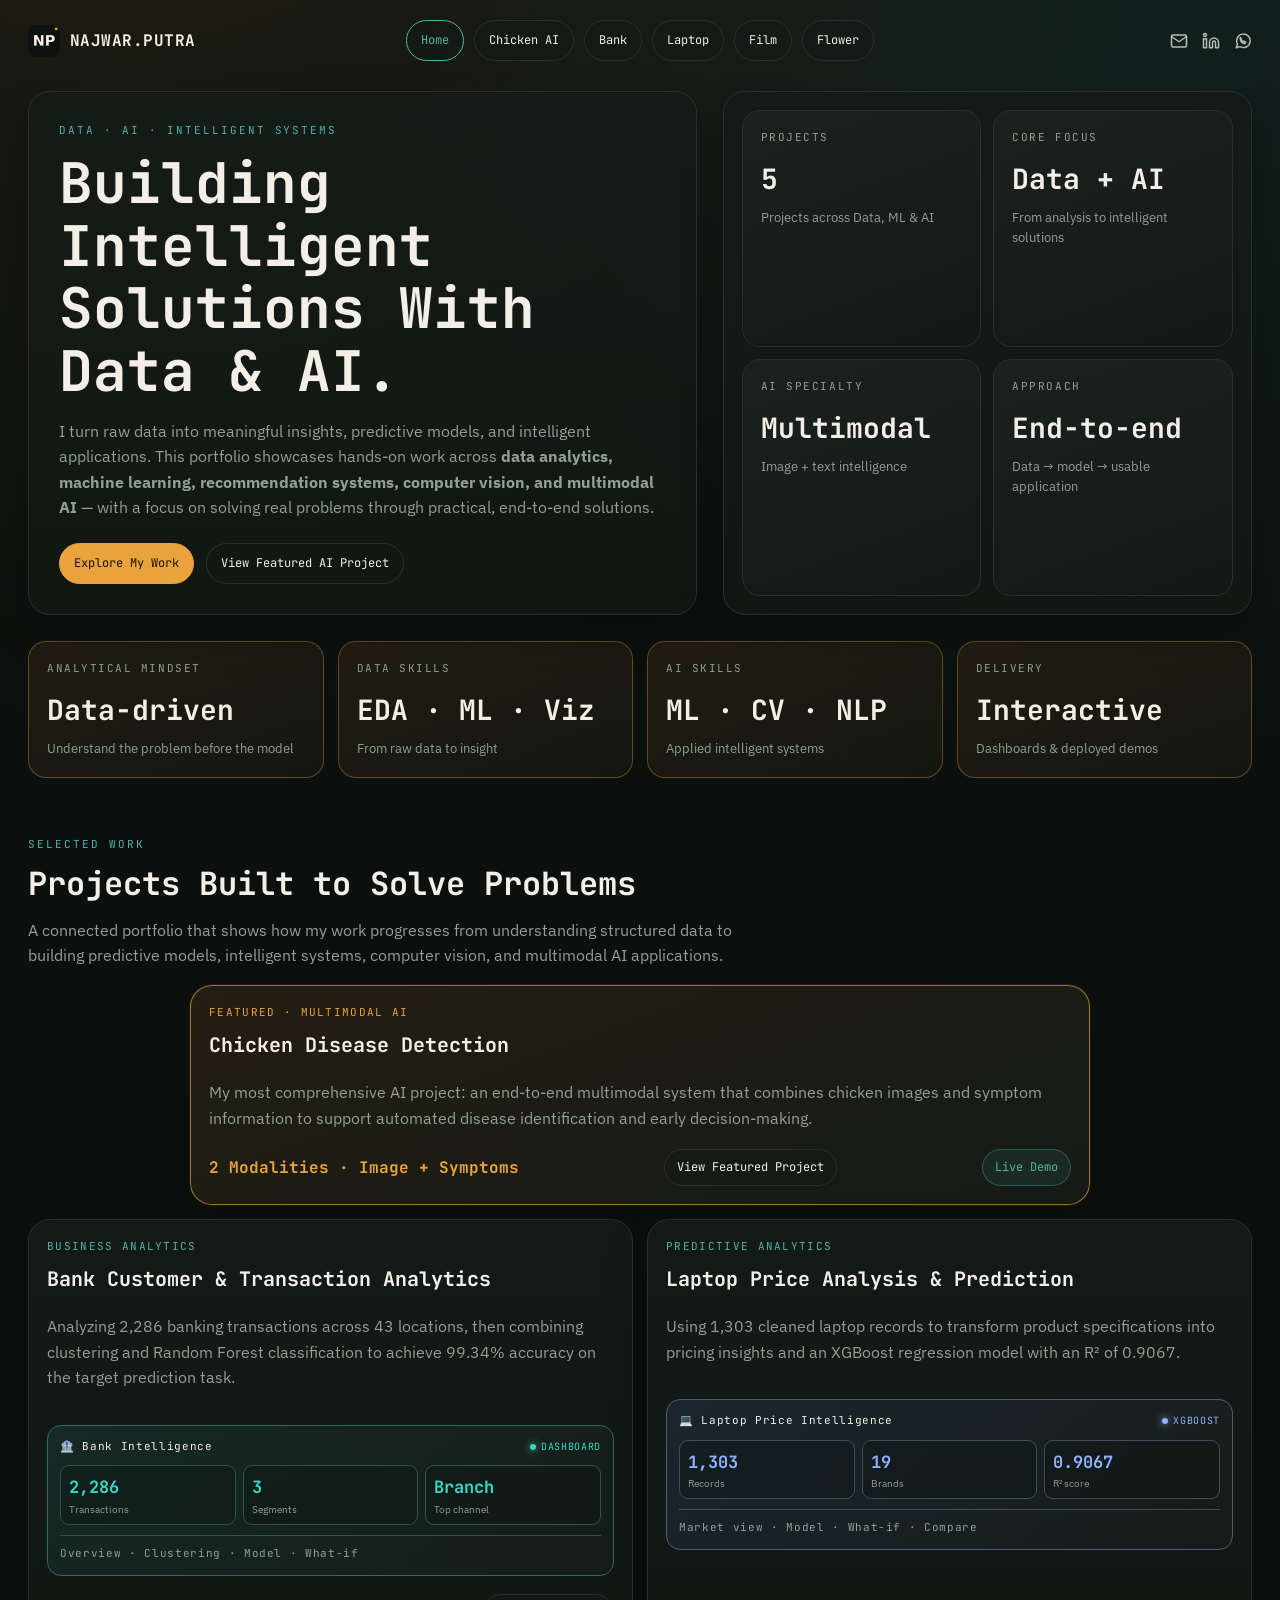
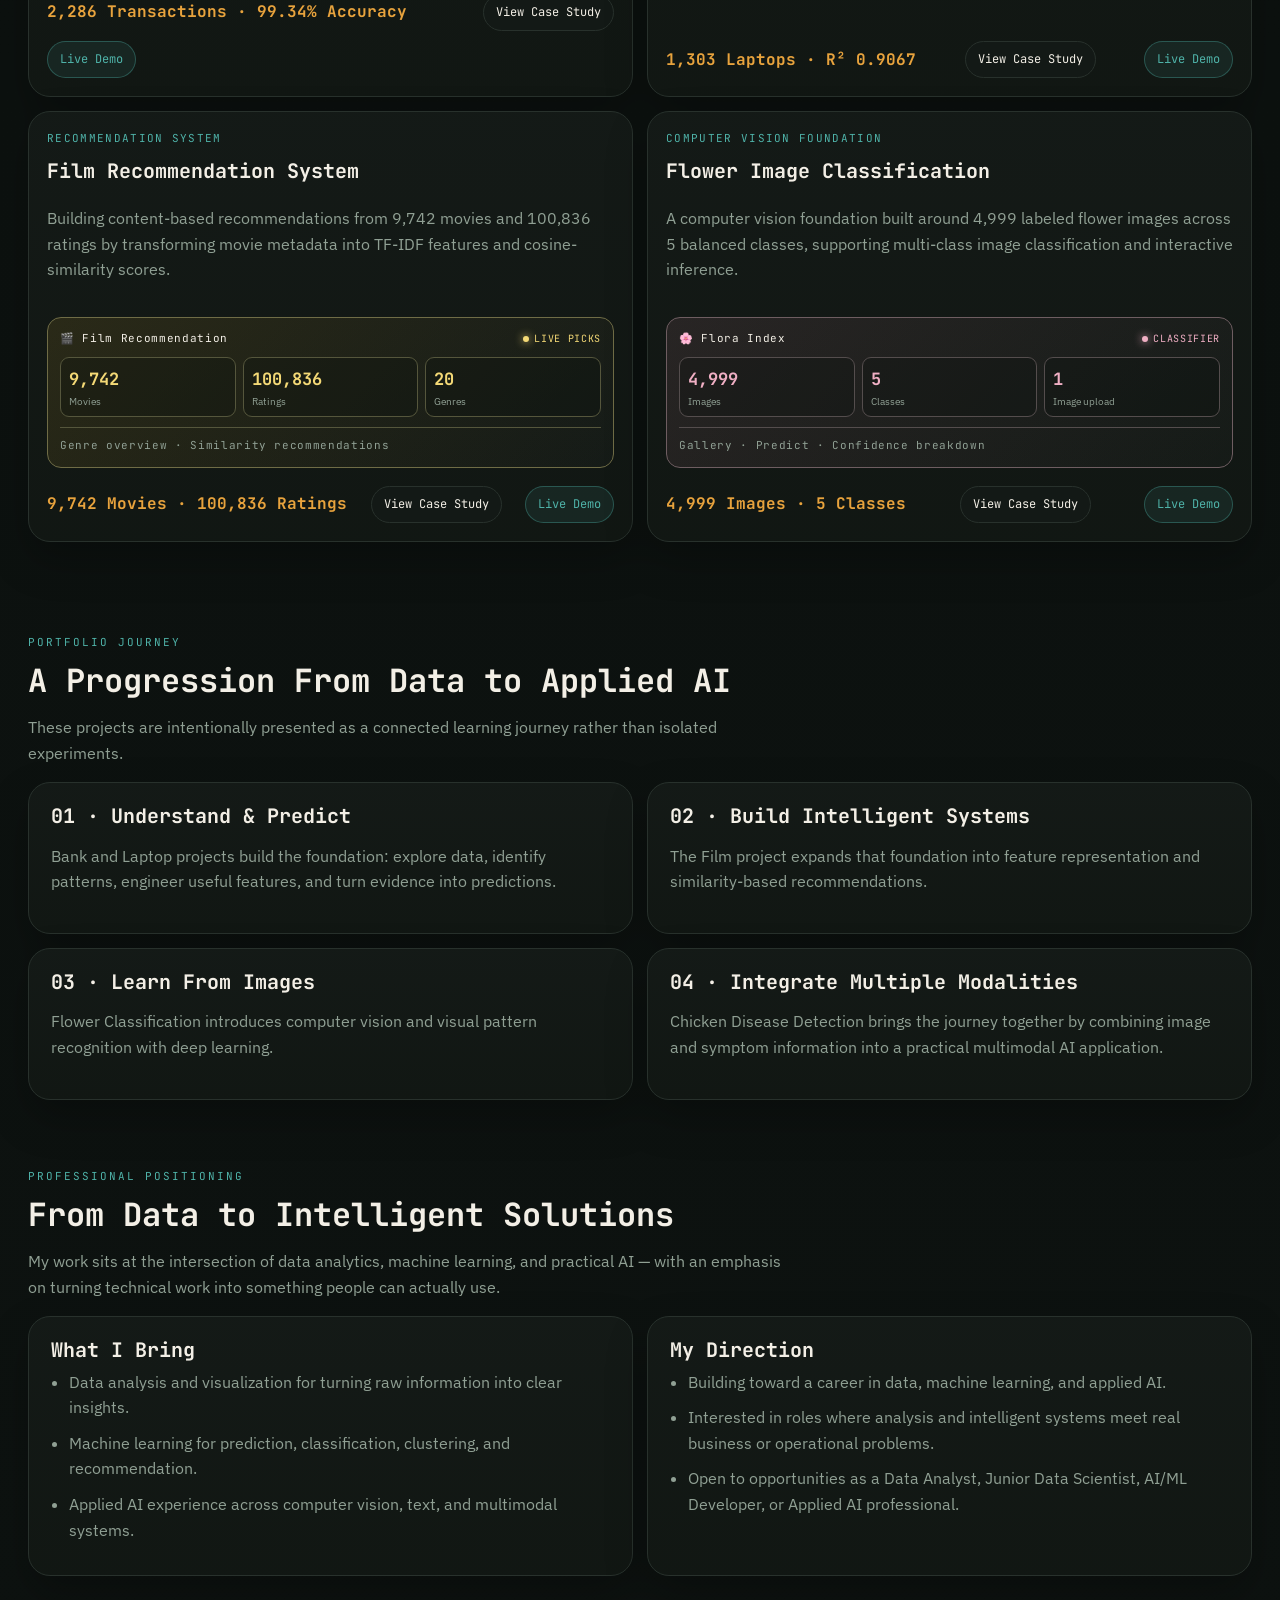
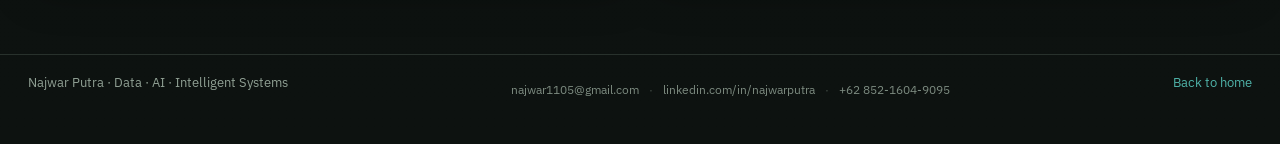
<file: index.html>
<!DOCTYPE html>

<html lang="en">
<head>
<meta charset="utf-8"/>
<meta content="width=device-width, initial-scale=1.0" name="viewport"/>
<title>Najwar Putra | Data, AI &amp; Intelligent Systems Portfolio</title>
<meta content="Najwar Putra's portfolio across data analytics, machine learning, computer vision, recommendation systems, and multimodal AI." name="description"/>
<link href="https://fonts.googleapis.com" rel="preconnect"/>
<link crossorigin="" href="https://fonts.gstatic.com" rel="preconnect"/>
<link href="https://fonts.googleapis.com/css2?family=JetBrains+Mono:wght@400;500;600;700;800&amp;family=IBM+Plex+Sans:wght@400;500;600;700&amp;display=swap" rel="stylesheet"/>
<link href="styles.css" rel="stylesheet">
<link rel="icon" type="image/png" sizes="512x512" href="assets/brand/favicon.png"/>
<meta property="og:type" content="website"/>
<meta property="og:title" content="Najwar Putra | Data, AI & Intelligent Systems"/>
<meta property="og:description" content="Najwar Putra portfolio across data analytics, machine learning, computer vision, recommendation systems, and multimodal AI."/>
<meta property="og:image" content="assets/brand/og-image.png"/>
<meta name="twitter:card" content="summary_large_image"/>
<meta name="twitter:image" content="assets/brand/og-image.png"/>
<style>
  .topbar-contact{display:flex;align-items:center;gap:14px;margin-left:24px}
  .topbar-contact a{display:inline-flex;align-items:center;color:inherit;opacity:.75;transition:opacity .15s ease}
  .topbar-contact a:hover{opacity:1}
  .topbar-contact svg{width:18px;height:18px}
  .footer-contact{display:flex;flex-wrap:wrap;align-items:center;justify-content:center;gap:10px;margin:8px 0;font-size:.9em}
  .footer-contact a{display:inline-flex;align-items:center;gap:6px;color:inherit;opacity:.85;text-decoration:none}
  .footer-contact a:hover{opacity:1;text-decoration:underline}
  .footer-contact svg{width:15px;height:15px}
  .footer-sep{opacity:.4}
  @media (max-width:720px){
    .topbar{flex-wrap:wrap;row-gap:10px}
    .topbar-contact{margin-left:0}
  }
</style>
<script>
            window.STREAMLIT_LINKS = {"laptop": "https://laptoppricepred-najwar.streamlit.app/", "bank": "https://bank-analysis-najwar.streamlit.app/", "film": "https://filmrecom-awer.streamlit.app/", "flower": "https://flowerclassification-najwar.streamlit.app/", "chicken": "https://mumoci.streamlit.app/"};
          </script>
</link></head>
<body>
<div aria-hidden="true" class="bg-grid"></div>
<header class="topbar">
<div class="brand">
<img class="brand-logo" src="assets/brand/favicon.png" alt="Najwar Putra logo"/>
<span>NAJWAR.PUTRA</span>
</div>
<nav class="nav">
<a class="nav-link active" href="index.html">Home</a>
<a class="nav-link" href="chicken.html">Chicken AI</a>
<a class="nav-link" href="bank.html">Bank</a>
<a class="nav-link" href="laptop.html">Laptop</a>
<a class="nav-link" href="film.html">Film</a>
<a class="nav-link" href="flower.html">Flower</a>
</nav>
<div class="topbar-contact">
<a aria-label="Email" href="mailto:najwar1105@gmail.com" title="Email">
<svg fill="none" stroke="currentColor" stroke-linecap="round" stroke-linejoin="round" stroke-width="2" viewbox="0 0 24 24" xmlns="http://www.w3.org/2000/svg"><rect height="16" rx="2" width="20" x="2" y="4"></rect><path d="m22 6-10 7L2 6"></path></svg>
</a>
<a aria-label="LinkedIn" href="https://www.linkedin.com/in/najwarputra" rel="noopener noreferrer" target="_blank" title="LinkedIn">
<svg fill="none" stroke="currentColor" stroke-linecap="round" stroke-linejoin="round" stroke-width="2" viewbox="0 0 24 24" xmlns="http://www.w3.org/2000/svg"><path d="M16 8a6 6 0 0 1 6 6v7h-4v-7a2 2 0 0 0-2-2 2 2 0 0 0-2 2v7h-4v-7a6 6 0 0 1 6-6z"></path><rect height="12" width="4" x="2" y="9"></rect><circle cx="4" cy="4" r="2"></circle></svg>
</a>
<a aria-label="WhatsApp" href="https://wa.me/6285216049095" rel="noopener noreferrer" target="_blank" title="WhatsApp">
<svg fill="none" stroke="currentColor" stroke-linecap="round" stroke-linejoin="round" stroke-width="2" viewbox="0 0 24 24" xmlns="http://www.w3.org/2000/svg"><path d="M3 21l1.65-4.95A9 9 0 1 1 8 19.5z"></path><path d="M8.5 9.5c0 3.5 3 6 6 6l1-2-3-1.5-1 1c-1-.6-1.5-1.5-2.5-2.5l1-1L8.5 7.5z"></path></svg>
</a>
</div>
</header>
<main>
<section class="hero home">
<div class="hero-copy">
<div class="eyebrow">Data · AI · Intelligent Systems</div>
<h1>Building Intelligent Solutions With Data &amp; AI.</h1>
<p>
          I turn raw data into meaningful insights, predictive models, and intelligent applications.
          This portfolio showcases hands-on work across <strong>data analytics, machine learning,
          recommendation systems, computer vision, and multimodal AI</strong> — with a focus on
          solving real problems through practical, end-to-end solutions.
        </p>
<div class="hero-links">
<a class="btn primary" href="#selected">Explore My Work</a>
<a class="btn ghost" href="chicken.html">View Featured AI Project</a>
</div>
</div>
<div class="hero-panel">
<div class="hero-stats">
<div class="card">
<div class="card-label">Projects</div>
<div class="card-value">5</div>
<div class="card-note">Projects across Data, ML &amp; AI</div>
</div>
<div class="card">
<div class="card-label">Core Focus</div>
<div class="card-value">Data + AI</div>
<div class="card-note">From analysis to intelligent solutions</div>
</div>
<div class="card">
<div class="card-label">AI Specialty</div>
<div class="card-value">Multimodal</div>
<div class="card-note">Image + text intelligence</div>
</div>
<div class="card">
<div class="card-label">Approach</div>
<div class="card-value">End-to-end</div>
<div class="card-note">Data → model → usable application</div>
</div>
</div>
</div>
</section>
<div class="kpi-grid">
<div class="card accent">
<div class="card-label">Analytical Mindset</div>
<div class="card-value">Data-driven</div>
<div class="card-note">Understand the problem before the model</div>
</div>
<div class="card accent">
<div class="card-label">Data Skills</div>
<div class="card-value">EDA · ML · Viz</div>
<div class="card-note">From raw data to insight</div>
</div>
<div class="card accent">
<div class="card-label">AI Skills</div>
<div class="card-value">ML · CV · NLP</div>
<div class="card-note">Applied intelligent systems</div>
</div>
<div class="card accent">
<div class="card-label">Delivery</div>
<div class="card-value">Interactive</div>
<div class="card-note">Dashboards &amp; deployed demos</div>
</div>
</div>
<section class="section" id="selected">
<div class="section-head">
<div class="eyebrow">Selected Work</div>
<h2>Projects Built to Solve Problems</h2>
<p>A connected portfolio that shows how my work progresses from understanding structured data to building predictive models, intelligent systems, computer vision, and multimodal AI applications.</p>
</div>
<div class="project-grid">
<article class="project-card featured-project">
<div class="project-tag">Featured · Multimodal AI</div>
<h3>Chicken Disease Detection</h3>
<p>My most comprehensive AI project: an end-to-end multimodal system that combines chicken images and symptom information to support automated disease identification and early decision-making.</p>
<div class="project-bottom">
<span class="project-metric">2 Modalities · Image + Symptoms</span>
<a class="btn small" href="chicken.html">View Featured Project</a>
<a class="btn small secondary" data-streamlit-key="chicken" href="#">Live Demo</a>
</div>
</article>
<article class="project-card">
<div class="project-tag">Business Analytics</div>
<h3>Bank Customer &amp; Transaction Analytics</h3>
<p>Analyzing 2,286 banking transactions across 43 locations, then combining clustering and Random Forest classification to achieve 99.34% accuracy on the target prediction task.</p>
<div class="dashboard-preview preview-bank" aria-label="Bank Intelligence Dashboard preview">
<div class="dashboard-preview-head"><span>🏦 Bank Intelligence</span><span class="preview-live">Dashboard</span></div>
<div class="dashboard-preview-metrics"><div><strong>2,286</strong><span>Transactions</span></div><div><strong>3</strong><span>Segments</span></div><div><strong>Branch</strong><span>Top channel</span></div></div>
<div class="dashboard-preview-footer">Overview · Clustering · Model · What-if</div>
</div>
<div class="project-bottom">
<span class="project-metric">2,286 Transactions · 99.34% Accuracy</span>
<a class="btn small" href="bank.html">View Case Study</a>
<a class="btn small secondary" data-streamlit-key="bank" href="#">Live Demo</a>
</div>
</article>
<article class="project-card">
<div class="project-tag">Predictive Analytics</div>
<h3>Laptop Price Analysis &amp; Prediction</h3>
<p>Using 1,303 cleaned laptop records to transform product specifications into pricing insights and an XGBoost regression model with an R² of 0.9067.</p>
<div class="dashboard-preview preview-laptop" aria-label="Laptop Price Intelligence Dashboard preview">
<div class="dashboard-preview-head"><span>💻 Laptop Price Intelligence</span><span class="preview-live">XGBoost</span></div>
<div class="dashboard-preview-metrics"><div><strong>1,303</strong><span>Records</span></div><div><strong>19</strong><span>Brands</span></div><div><strong>0.9067</strong><span>R² score</span></div></div>
<div class="dashboard-preview-footer">Market view · Model · What-if · Compare</div>
</div>
<div class="project-bottom">
<span class="project-metric">1,303 Laptops · R² 0.9067</span>
<a class="btn small" href="laptop.html">View Case Study</a>
<a class="btn small secondary" data-streamlit-key="laptop" href="#">Live Demo</a>
</div>
</article>
<article class="project-card">
<div class="project-tag">Recommendation System</div>
<h3>Film Recommendation System</h3>
<p>Building content-based recommendations from 9,742 movies and 100,836 ratings by transforming movie metadata into TF-IDF features and cosine-similarity scores.</p>
<div class="dashboard-preview preview-film" aria-label="Film Recommendation Dashboard preview">
<div class="dashboard-preview-head"><span>🎬 Film Recommendation</span><span class="preview-live">Live picks</span></div>
<div class="dashboard-preview-metrics"><div><strong>9,742</strong><span>Movies</span></div><div><strong>100,836</strong><span>Ratings</span></div><div><strong>20</strong><span>Genres</span></div></div>
<div class="dashboard-preview-footer">Genre overview · Similarity recommendations</div>
</div>
<div class="project-bottom">
<span class="project-metric">9,742 Movies · 100,836 Ratings</span>
<a class="btn small" href="film.html">View Case Study</a>
<a class="btn small secondary" data-streamlit-key="film" href="#">Live Demo</a>
</div>
</article>
<article class="project-card">
<div class="project-tag">Computer Vision Foundation</div>
<h3>Flower Image Classification</h3>
<p>A computer vision foundation built around 4,999 labeled flower images across 5 balanced classes, supporting multi-class image classification and interactive inference.</p>
<div class="dashboard-preview preview-flower" aria-label="Flora Index Dashboard preview">
<div class="dashboard-preview-head"><span>🌸 Flora Index</span><span class="preview-live">Classifier</span></div>
<div class="dashboard-preview-metrics"><div><strong>4,999</strong><span>Images</span></div><div><strong>5</strong><span>Classes</span></div><div><strong>1</strong><span>Image upload</span></div></div>
<div class="dashboard-preview-footer">Gallery · Predict · Confidence breakdown</div>
</div>
<div class="project-bottom">
<span class="project-metric">4,999 Images · 5 Classes</span>
<a class="btn small" href="flower.html">View Case Study</a>
<a class="btn small secondary" data-streamlit-key="flower" href="#">Live Demo</a>
</div>
</article>
</div>
</section>

<section class="section">
<div class="section-head">
<div class="eyebrow">Portfolio Journey</div>
<h2>A Progression From Data to Applied AI</h2>
<p>These projects are intentionally presented as a connected learning journey rather than isolated experiments.</p>
</div>
<div class="two-col">
<div class="panel pad"><h3>01 · Understand &amp; Predict</h3><p>Bank and Laptop projects build the foundation: explore data, identify patterns, engineer useful features, and turn evidence into predictions.</p></div>
<div class="panel pad"><h3>02 · Build Intelligent Systems</h3><p>The Film project expands that foundation into feature representation and similarity-based recommendations.</p></div>
<div class="panel pad"><h3>03 · Learn From Images</h3><p>Flower Classification introduces computer vision and visual pattern recognition with deep learning.</p></div>
<div class="panel pad"><h3>04 · Integrate Multiple Modalities</h3><p>Chicken Disease Detection brings the journey together by combining image and symptom information into a practical multimodal AI application.</p></div>
</div>
</section>
<section class="section">
<div class="section-head">
<div class="eyebrow">Professional Positioning</div>
<h2>From Data to Intelligent Solutions</h2>
<p>My work sits at the intersection of data analytics, machine learning, and practical AI — with an emphasis on turning technical work into something people can actually use.</p>
</div>
<div class="two-col">
<div class="panel pad">
<h3>What I Bring</h3>
<ul class="bullet-list">
<li>Data analysis and visualization for turning raw information into clear insights.</li>
<li>Machine learning for prediction, classification, clustering, and recommendation.</li>
<li>Applied AI experience across computer vision, text, and multimodal systems.</li>
</ul>
</div>
<div class="panel pad">
<h3>My Direction</h3>
<ul class="bullet-list">
<li>Building toward a career in data, machine learning, and applied AI.</li>
<li>Interested in roles where analysis and intelligent systems meet real business or operational problems.</li>
<li>Open to opportunities as a Data Analyst, Junior Data Scientist, AI/ML Developer, or Applied AI professional.</li>
</ul>
</div>
</div>
</section>
</main>
<footer class="footer">
<div>Najwar Putra · Data · AI · Intelligent Systems</div>
<div class="footer-contact">
<a href="mailto:najwar1105@gmail.com">najwar1105@gmail.com</a>
<span class="footer-sep">·</span>
<a href="https://www.linkedin.com/in/najwarputra" rel="noopener noreferrer" target="_blank">linkedin.com/in/najwarputra</a>
<span class="footer-sep">·</span>
<a href="https://wa.me/6285216049095" rel="noopener noreferrer" target="_blank">+62 852-1604-9095</a>
</div>
<div><a href="index.html">Back to home</a></div>
</footer>
<script>
  document.querySelectorAll('[data-streamlit-key="laptop"]').forEach(function(el){ el.href = "https://laptoppricepred-najwar.streamlit.app/"; });
  document.querySelectorAll('[data-streamlit-key="bank"]').forEach(function(el){ el.href = "https://bank-analysis-najwar.streamlit.app/"; });
  document.querySelectorAll('[data-streamlit-key="film"]').forEach(function(el){ el.href = "https://filmrecom-awer.streamlit.app/"; });
  document.querySelectorAll('[data-streamlit-key="flower"]').forEach(function(el){ el.href = "https://flowerclassification-najwar.streamlit.app/"; });
  document.querySelectorAll('[data-streamlit-key="chicken"]').forEach(function(el){ el.href = "https://mumoci.streamlit.app/"; });
</script>
</body>
</html>
</file>
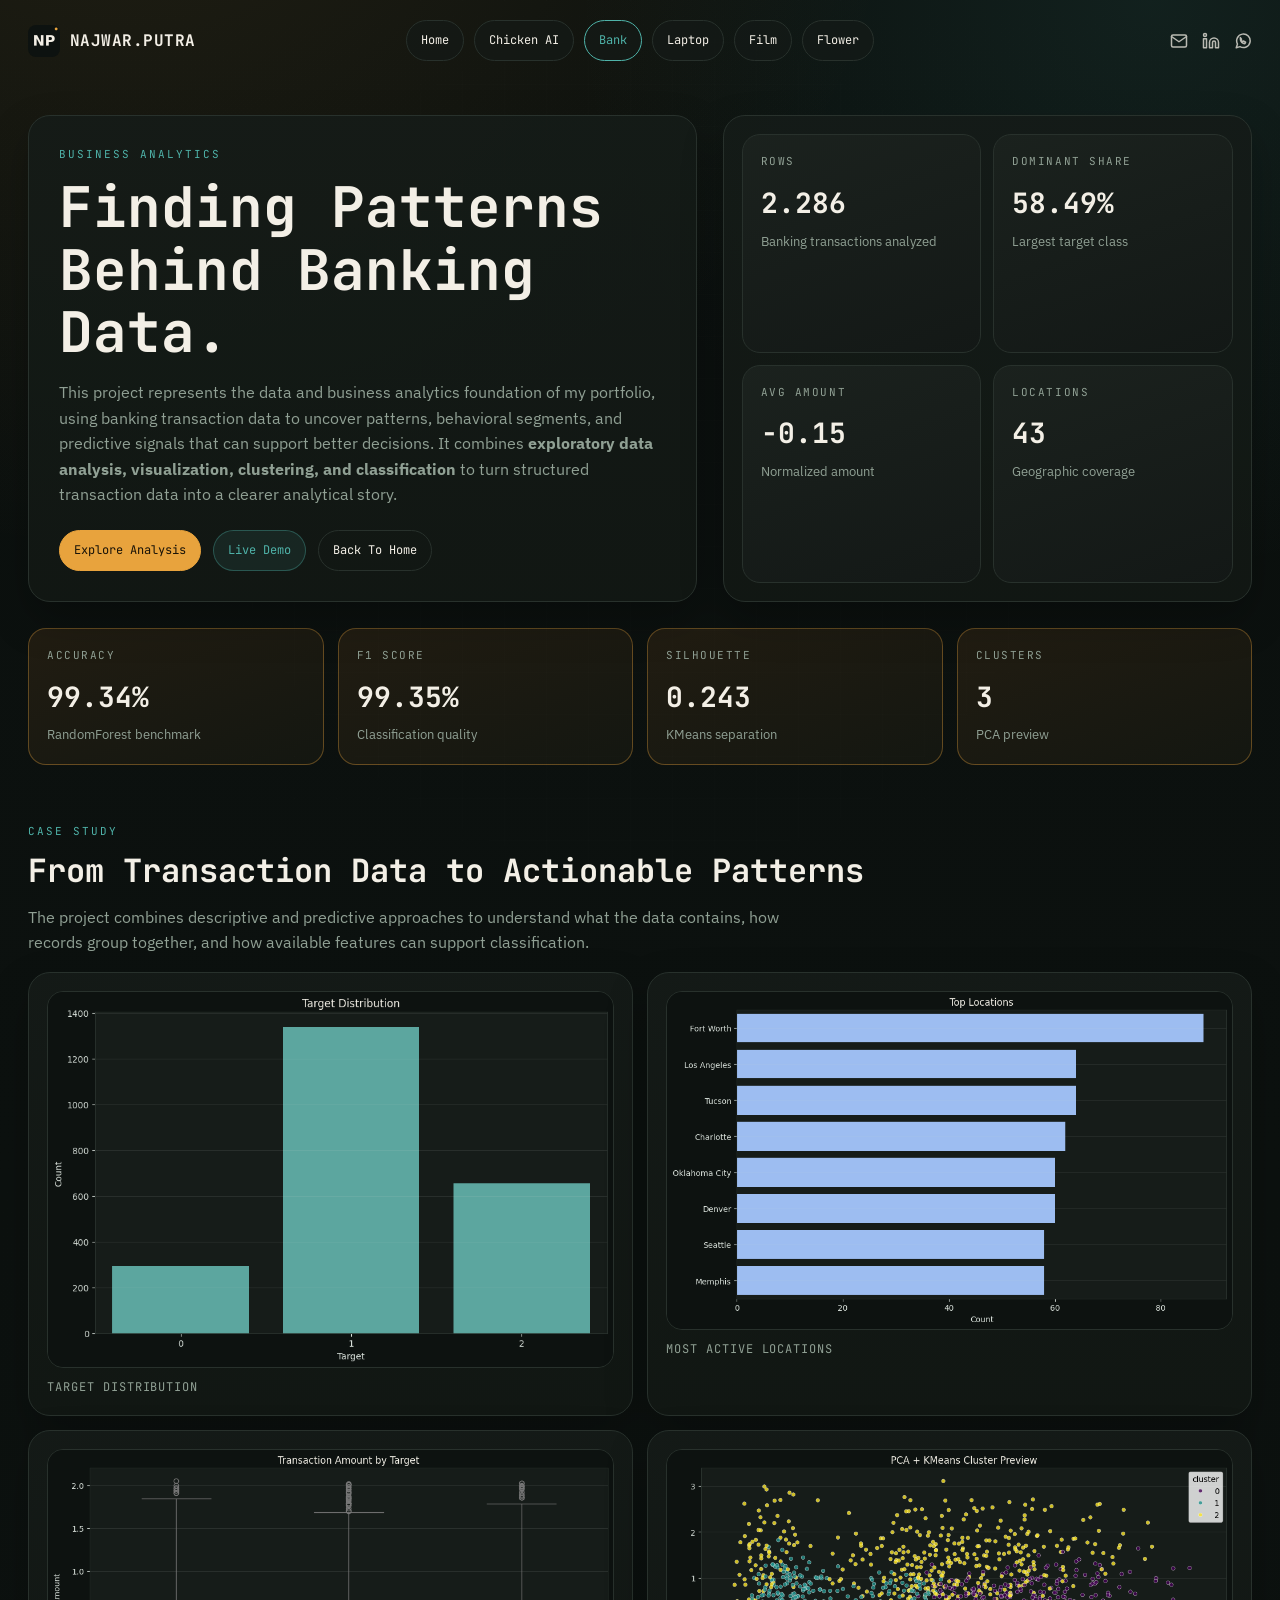
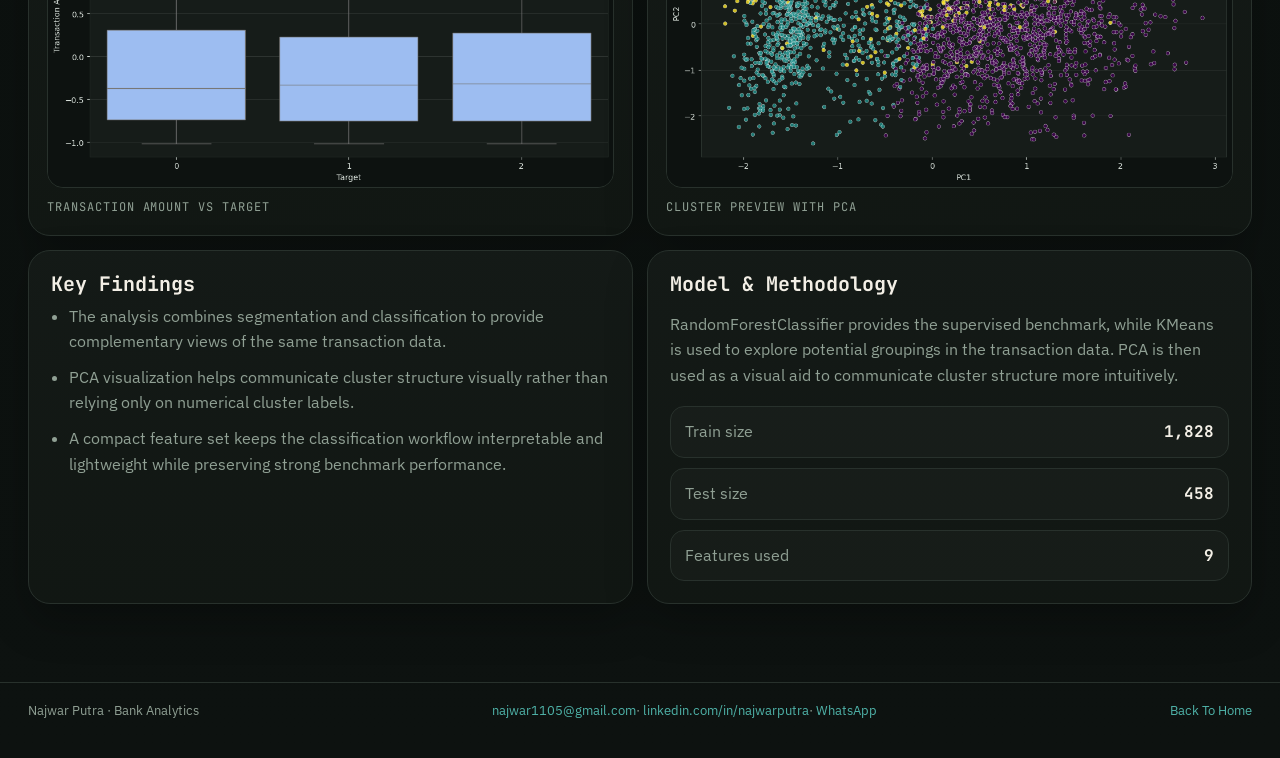
<file: bank.html>
<!DOCTYPE html>
        <html lang="id">
        <head>
          <meta charset="UTF-8" />
          <meta name="viewport" content="width=device-width, initial-scale=1.0" />
          <title>Bank Customer &amp; Transaction Analytics | Najwar Putra</title>
          <meta name="description" content="Business analytics project combining exploratory analysis, clustering, classification, and visualization to understand banking transaction patterns." />
          <link rel="preconnect" href="https://fonts.googleapis.com">
          <link rel="preconnect" href="https://fonts.gstatic.com" crossorigin>
          <link href="https://fonts.googleapis.com/css2?family=JetBrains+Mono:wght@400;500;600;700;800&family=IBM+Plex+Sans:wght@400;500;600;700&display=swap" rel="stylesheet">
          <link rel="stylesheet" href="styles.css" />
          <script>
            window.STREAMLIT_LINKS = {"laptop": "https://laptoppricepred-najwar.streamlit.app/", "bank": "https://bank-analysis-najwar.streamlit.app/", "film": "https://filmrecom-awer.streamlit.app/", "flower": "https://flowerclassification-najwar.streamlit.app/"};
          </script>
        <link rel="icon" type="image/png" sizes="512x512" href="assets/brand/favicon.png"/>
<meta property="og:type" content="website"/>
<meta property="og:title" content="Najwar Putra | Data, AI & Intelligent Systems"/>
<meta property="og:description" content="Najwar Putra portfolio across data analytics, machine learning, computer vision, recommendation systems, and multimodal AI."/>
<meta property="og:image" content="assets/brand/og-image.png"/>
<meta name="twitter:card" content="summary_large_image"/>
<meta name="twitter:image" content="assets/brand/og-image.png"/>
</head>
        <body>
          <div class="bg-grid" aria-hidden="true"></div>
          <header class="topbar">
            <div class="brand">
              <img class="brand-logo" src="assets/brand/favicon.png" alt="Najwar Putra logo"/>
              <span>NAJWAR.PUTRA</span>
            </div>
            <nav class="nav">
<a class="nav-link" href="index.html">Home</a>
<a class="nav-link" href="chicken.html">Chicken AI</a>
<a class="nav-link active" href="bank.html">Bank</a>
<a class="nav-link" href="laptop.html">Laptop</a>
<a class="nav-link" href="film.html">Film</a>
<a class="nav-link" href="flower.html">Flower</a>
</nav>
          <div class="topbar-contact">
<a aria-label="Email" href="mailto:najwar1105@gmail.com" title="Email">
<svg fill="none" stroke="currentColor" stroke-linecap="round" stroke-linejoin="round" stroke-width="2" viewbox="0 0 24 24" xmlns="http://www.w3.org/2000/svg"><rect height="16" rx="2" width="20" x="2" y="4"></rect><path d="m22 6-10 7L2 6"></path></svg>
</a>
<a aria-label="LinkedIn" href="https://www.linkedin.com/in/najwarputra" rel="noopener noreferrer" target="_blank" title="LinkedIn">
<svg fill="none" stroke="currentColor" stroke-linecap="round" stroke-linejoin="round" stroke-width="2" viewbox="0 0 24 24" xmlns="http://www.w3.org/2000/svg"><path d="M16 8a6 6 0 0 1 6 6v7h-4v-7a2 2 0 0 0-2-2 2 2 0 0 0-2 2v7h-4v-7a6 6 0 0 1 6-6z"></path><rect height="12" width="4" x="2" y="9"></rect><circle cx="4" cy="4" r="2"></circle></svg>
</a>
<a aria-label="WhatsApp" href="https://wa.me/6285216049095" rel="noopener noreferrer" target="_blank" title="WhatsApp">
<svg fill="none" stroke="currentColor" stroke-linecap="round" stroke-linejoin="round" stroke-width="2" viewbox="0 0 24 24" xmlns="http://www.w3.org/2000/svg"><path d="M3 21l1.65-4.95A9 9 0 1 1 8 19.5z"></path><path d="M8.5 9.5c0 3.5 3 6 6 6l1-2-3-1.5-1 1c-1-.6-1.5-1.5-2.5-2.5l1-1L8.5 7.5z"></path></svg>
</a>
</div>
</header>
          <main>

    <section class="hero">
      <div class="hero-copy">
        <div class="eyebrow">Business Analytics</div>
        <h1>Finding Patterns Behind Banking Data.</h1>
        <p>
          This project represents the data and business analytics foundation of my portfolio, using banking transaction data to uncover patterns, behavioral segments, and predictive signals that can support better decisions.
          It combines <strong>exploratory data analysis, visualization, clustering, and classification</strong> to turn structured transaction data into a clearer analytical story.
        </p>
        <div class="hero-links">
          <a class="btn primary" href="#bank-overview">Explore Analysis</a>
          <a class="btn secondary" href="#" data-streamlit-key="bank">Live Demo</a>
          <a class="btn ghost" href="index.html">Back To Home</a>
        </div>
      </div>
      <div class="hero-panel">
        <div class="hero-stats">

      <div class="card">
        <div class="card-label">Rows</div>
        <div class="card-value">2.286</div>
        <div class="card-note">Banking transactions analyzed</div>
      </div>


      <div class="card">
        <div class="card-label">Dominant share</div>
        <div class="card-value">58.49%</div>
        <div class="card-note">Largest target class</div>
      </div>


      <div class="card">
        <div class="card-label">Avg amount</div>
        <div class="card-value">-0.15</div>
        <div class="card-note">Normalized amount</div>
      </div>


      <div class="card">
        <div class="card-label">Locations</div>
        <div class="card-value">43</div>
        <div class="card-note">Geographic coverage</div>
      </div>

        </div>
      </div>
    </section>
    <div class="kpi-grid">

      <div class="card accent">
        <div class="card-label">Accuracy</div>
        <div class="card-value">99.34%</div>
        <div class="card-note">RandomForest benchmark</div>
      </div>


      <div class="card accent">
        <div class="card-label">F1 Score</div>
        <div class="card-value">99.35%</div>
        <div class="card-note">Classification quality</div>
      </div>


      <div class="card accent">
        <div class="card-label">Silhouette</div>
        <div class="card-value">0.243</div>
        <div class="card-note">KMeans separation</div>
      </div>


      <div class="card accent">
        <div class="card-label">Clusters</div>
        <div class="card-value">3</div>
        <div class="card-note">PCA preview</div>
      </div>

    </div>

      <section class="section" id="bank-overview">
        <div class="section-head">
          <div class="eyebrow">Case Study</div>
          <h2>From Transaction Data to Actionable Patterns</h2>
          <p>The project combines descriptive and predictive approaches to understand what the data contains, how records group together, and how available features can support classification.</p>
        </div>

        <div class="chart-grid two">
          <figure class="panel"><img src="assets/charts/bank_target_dist.png" alt="Target distribution"><figcaption>Target distribution</figcaption></figure>
          <figure class="panel"><img src="assets/charts/bank_locations.png" alt="Top locations"><figcaption>Most active locations</figcaption></figure>
          <figure class="panel"><img src="assets/charts/bank_amount_box.png" alt="Transaction amount boxplot"><figcaption>Transaction amount vs target</figcaption></figure>
          <figure class="panel"><img src="assets/charts/bank_clusters.png" alt="Cluster preview"><figcaption>Cluster preview with PCA</figcaption></figure>
        </div>
        <div class="two-col">
          <div class="panel pad">
            <h3>Key Findings</h3>
            <ul class="bullet-list">
              <li>The analysis combines segmentation and classification to provide complementary views of the same transaction data.</li>
              <li>PCA visualization helps communicate cluster structure visually rather than relying only on numerical cluster labels.</li>
              <li>A compact feature set keeps the classification workflow interpretable and lightweight while preserving strong benchmark performance.</li>
            </ul>
          </div>
          <div class="panel pad">
            <h3>Model &amp; Methodology</h3>
            <p>
              RandomForestClassifier provides the supervised benchmark, while KMeans is used to explore potential groupings in the transaction data. PCA is then used as a visual aid to communicate cluster structure more intuitively.
            </p>
            <div class="metric-list">
              <div><span>Train size</span><strong>1,828</strong></div>
              <div><span>Test size</span><strong>458</strong></div>
              <div><span>Features used</span><strong>9</strong></div>
            </div>
          </div>
        </div>

      </section>

          </main>
          <footer class="footer">
            <div>Najwar Putra · Bank Analytics</div>
            <div class="footer-contact">
<a href="mailto:najwar1105@gmail.com">najwar1105@gmail.com</a><span class="footer-sep">·</span>
<a href="https://www.linkedin.com/in/najwarputra" rel="noopener noreferrer" target="_blank">linkedin.com/in/najwarputra</a><span class="footer-sep">·</span>
<a href="https://wa.me/6285216049095" rel="noopener noreferrer" target="_blank">WhatsApp</a>
</div>
    <div><a href="index.html">Back To Home</a></div>
          </footer>
          <script>
  document.querySelectorAll('[data-streamlit-key="laptop"]').forEach(function(el){ el.href = "https://laptoppricepred-najwar.streamlit.app/"; });
  document.querySelectorAll('[data-streamlit-key="bank"]').forEach(function(el){ el.href = "https://bank-analysis-najwar.streamlit.app/"; });
  document.querySelectorAll('[data-streamlit-key="film"]').forEach(function(el){ el.href = "https://filmrecom-awer.streamlit.app/"; });
  document.querySelectorAll('[data-streamlit-key="flower"]').forEach(function(el){ el.href = "https://flowerclassification-najwar.streamlit.app/"; });
  document.querySelectorAll('[data-streamlit-key="chicken"]').forEach(function(el){ el.href = "https://mumoci.streamlit.app/"; });
</script>
        </body>
        </html>
</file>
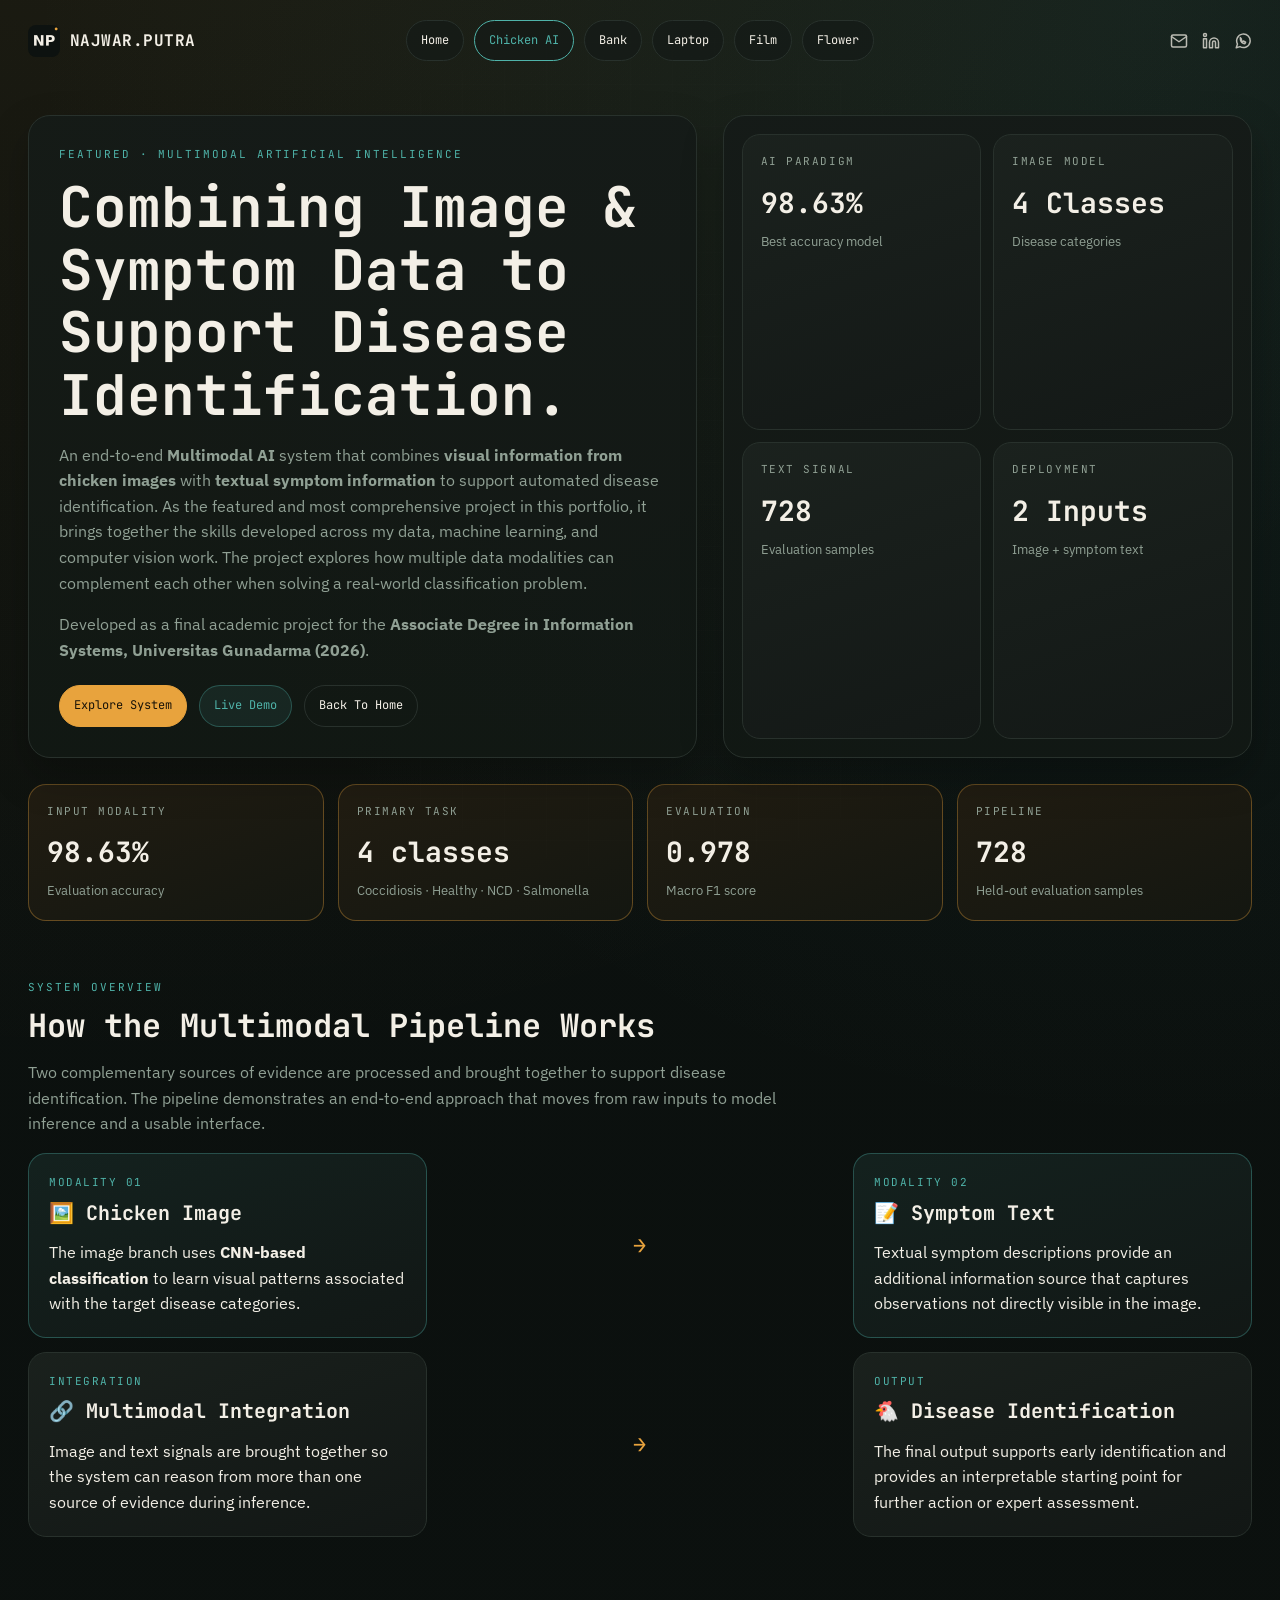
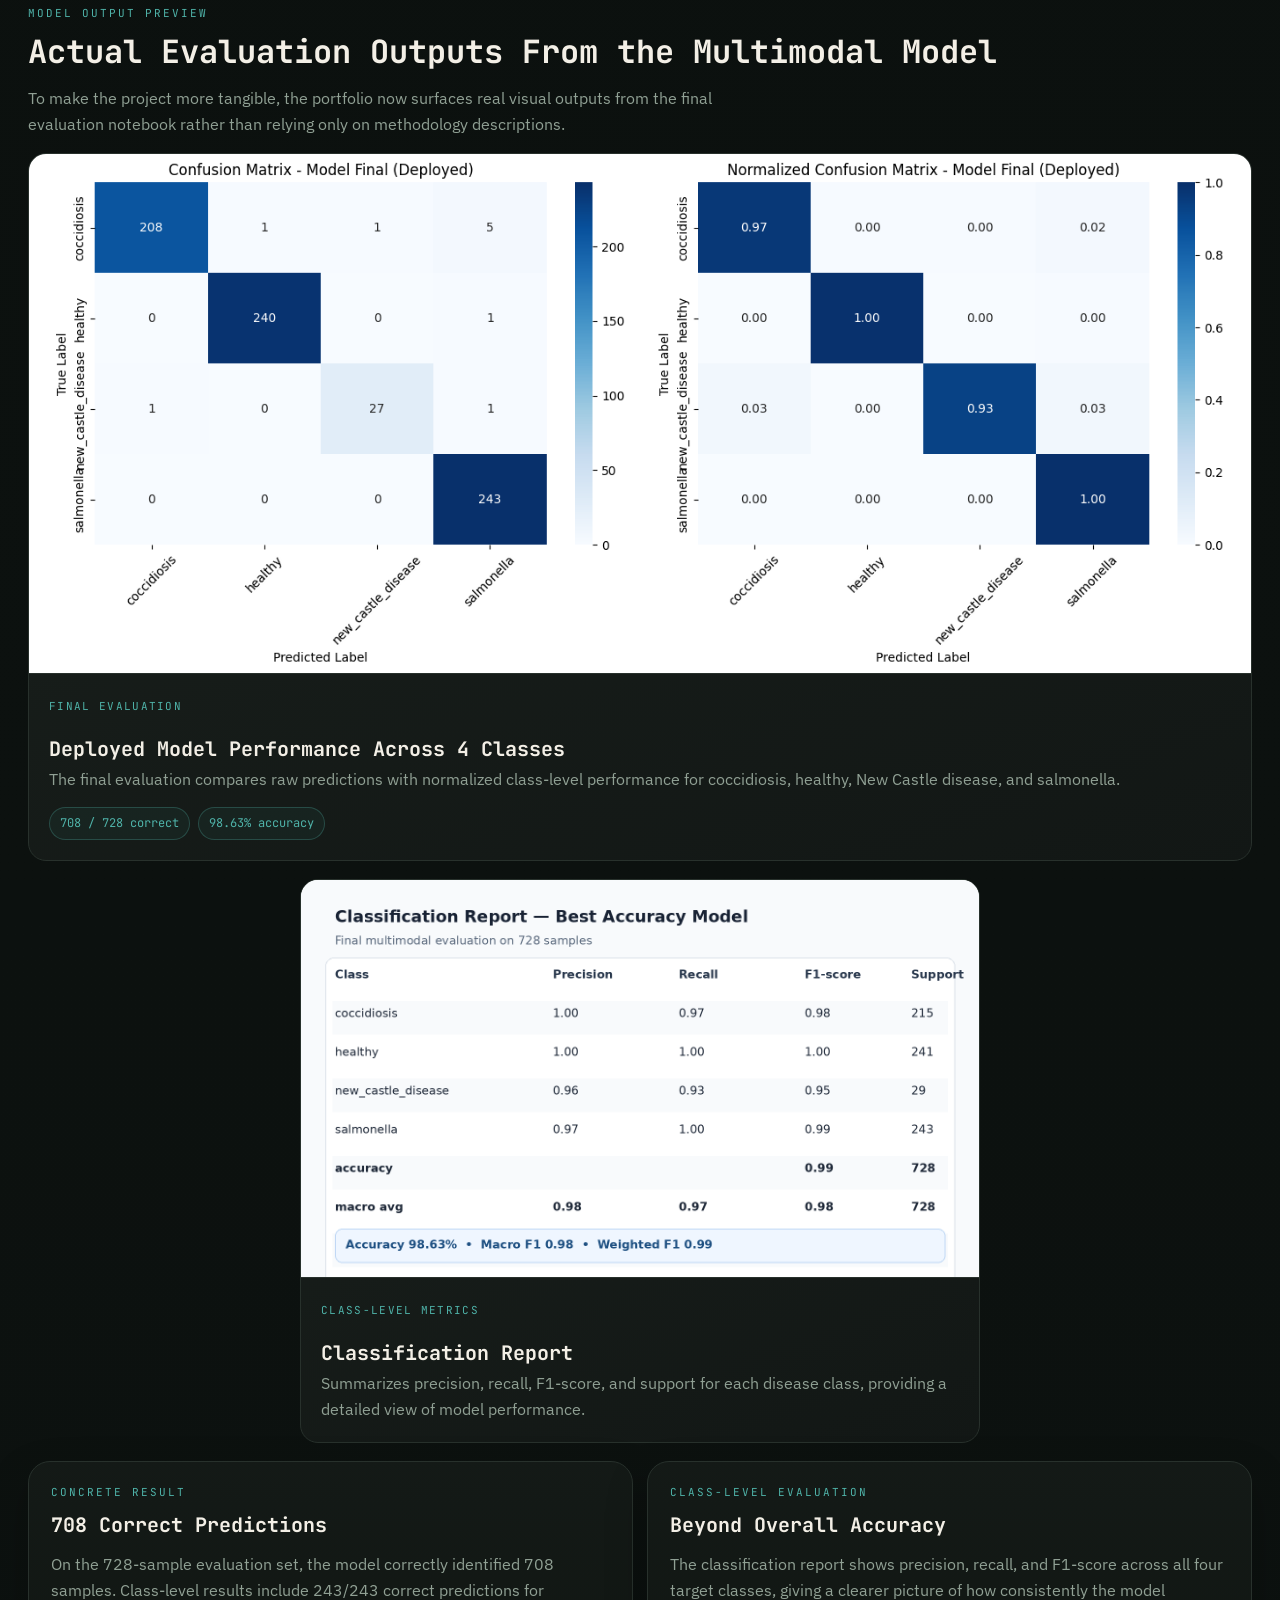
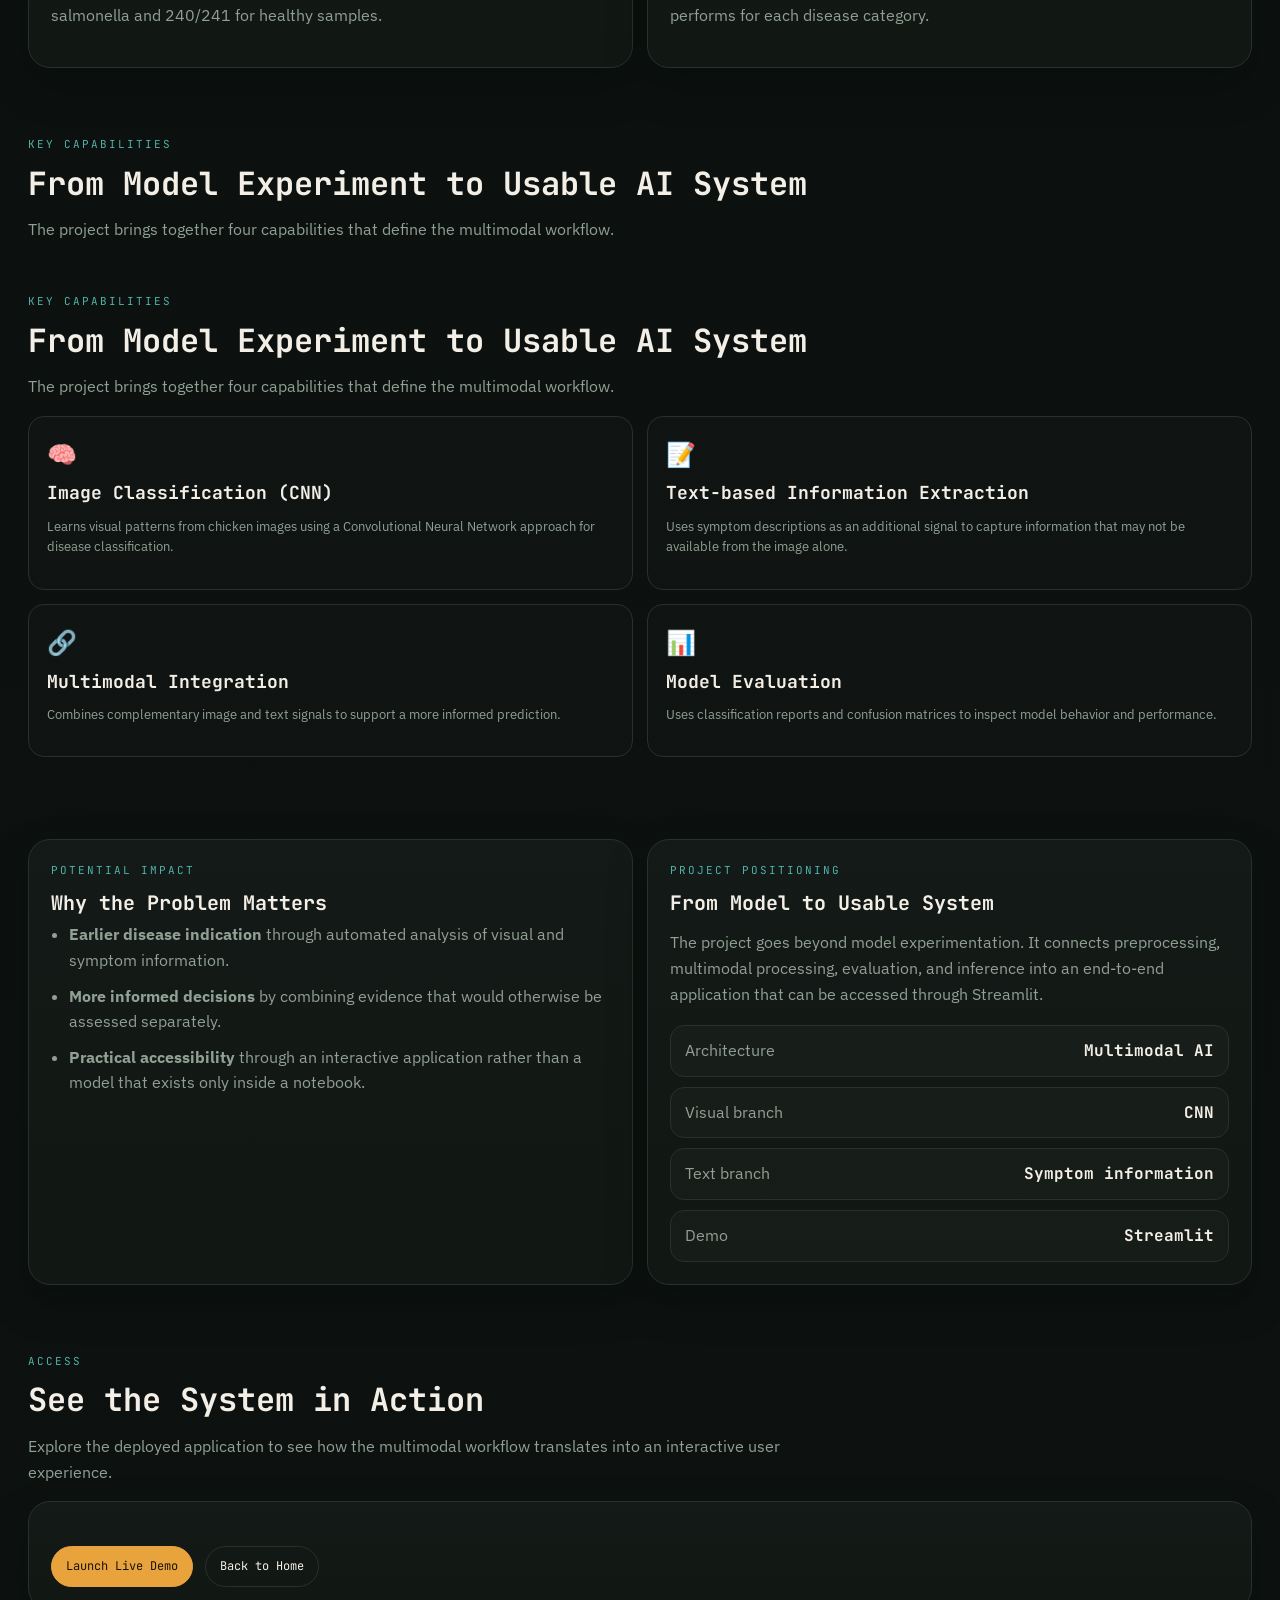
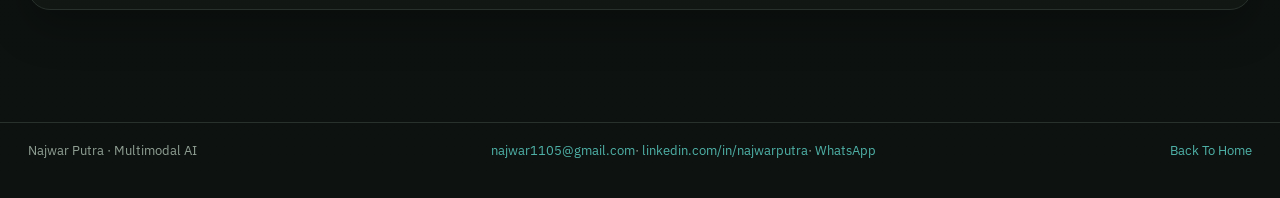
<file: chicken.html>
<!DOCTYPE html>
<html lang="id">
<head>
  <meta charset="UTF-8" />
  <meta name="viewport" content="width=device-width, initial-scale=1.0" />
  <title>Multimodal AI | Chicken Disease Detection | Najwar Putra</title>
  <meta name="description" content="End-to-end multimodal AI project combining image and symptom information for automated chicken disease identification." />
  <link rel="preconnect" href="https://fonts.googleapis.com">
  <link rel="preconnect" href="https://fonts.gstatic.com" crossorigin>
  <link href="https://fonts.googleapis.com/css2?family=JetBrains+Mono:wght@400;500;600;700;800&family=IBM+Plex+Sans:wght@400;500;600;700&display=swap" rel="stylesheet">
  <link rel="stylesheet" href="styles.css" />
  <style>
    .ai-flow {
      display:grid; grid-template-columns:repeat(3,1fr); gap:14px; margin-top:14px;
    }
    .ai-node {
      border:1px solid var(--line); border-radius:18px; padding:20px;
      background:linear-gradient(160deg, rgba(27,34,30,.96), rgba(19,24,22,.96));
    }
    .ai-node.feature {
      border-color:rgba(79,179,169,.35);
      background:linear-gradient(160deg, rgba(20,34,31,.98), rgba(18,24,22,.98));
    }
    .ai-node-label {
      font-family:var(--mono); font-size:11px; text-transform:uppercase;
      letter-spacing:.14em; color:var(--teal);
    }
    .ai-node h3 { margin-top:10px; }
    .ai-node p { margin-bottom:0; }
    .ai-arrow {
      display:flex; align-items:center; justify-content:center;
      font-family:var(--mono); color:var(--amber); font-size:22px;
    }
    .feature-grid {
      display:grid; grid-template-columns:repeat(2,1fr); gap:14px;
    }
    .feature-item {
      border:1px solid var(--line); border-radius:16px; padding:18px;
      background:rgba(255,255,255,.015);
    }
    .feature-item .feature-icon {
      font-size:24px; margin-bottom:10px;
    }
    .feature-item h3 { margin-bottom:6px; font-size:18px; }

    .preview-grid {
      display:grid; grid-template-columns:repeat(2,minmax(0,1fr)); gap:18px;
    }
    .preview-card {
      overflow:hidden; border:1px solid var(--line); border-radius:18px;
      background:linear-gradient(160deg, rgba(27,34,30,.96), rgba(19,24,22,.96));
    }
    .preview-grid > .preview-card:nth-child(2) {
      grid-column: 1 / -1;
      width: min(100%, 680px);
      margin: 0 auto;
    }

    .preview-grid > .preview-card:nth-child(2) img {
      display: block;
      margin: 0 auto;
    }
    .preview-card.preview-wide { grid-column:1 / -1; }
    .preview-card img {
      width:100%; display:block; background:#fff; object-fit:contain; max-height:520px;
      border-bottom:1px solid var(--line);
    }
    .preview-copy { padding:18px 20px 20px; }
    .preview-copy h3 { margin:10px 0 7px; }
    .preview-copy p { margin:0; color:var(--muted); }
    .preview-badges { display:flex; flex-wrap:wrap; gap:8px; margin-top:14px; }
    .preview-badges span {
      font-family:var(--mono); font-size:12px; color:var(--teal);
      border:1px solid rgba(79,179,169,.28); border-radius:999px; padding:6px 10px;
      background:rgba(79,179,169,.06);
    }
    .preview-notes { margin-top:18px; }

    @media (max-width: 780px) {
      .ai-flow, .feature-grid, .preview-grid { grid-template-columns:1fr; }
      .ai-arrow { transform:rotate(90deg); }
    }
  </style>
  <script>
    window.STREAMLIT_LINKS = {"laptop": "https://laptoppricepred-najwar.streamlit.app/", "film": "https://filmrecom-awer.streamlit.app/", "bank": "https://bank-analysis-najwar.streamlit.app/", "flower": "https://flowerclassification-najwar.streamlit.app/", "chicken": "https://mumoci.streamlit.app/"};
  </script>
<link rel="icon" type="image/png" sizes="512x512" href="assets/brand/favicon.png"/>
<meta property="og:type" content="website"/>
<meta property="og:title" content="Najwar Putra | Data, AI & Intelligent Systems"/>
<meta property="og:description" content="Najwar Putra portfolio across data analytics, machine learning, computer vision, recommendation systems, and multimodal AI."/>
<meta property="og:image" content="assets/brand/og-image.png"/>
<meta name="twitter:card" content="summary_large_image"/>
<meta name="twitter:image" content="assets/brand/og-image.png"/>
</head>
<body>
  <div class="bg-grid" aria-hidden="true"></div>
  <header class="topbar">
    <div class="brand">
      <img class="brand-logo" src="assets/brand/favicon.png" alt="Najwar Putra logo"/>
      <span>NAJWAR.PUTRA</span>
    </div>
    <nav class="nav">
<a class="nav-link" href="index.html">Home</a>
<a class="nav-link active" href="chicken.html">Chicken AI</a>
<a class="nav-link" href="bank.html">Bank</a>
<a class="nav-link" href="laptop.html">Laptop</a>
<a class="nav-link" href="film.html">Film</a>
<a class="nav-link" href="flower.html">Flower</a>
</nav>
  <div class="topbar-contact">
<a aria-label="Email" href="mailto:najwar1105@gmail.com" title="Email">
<svg fill="none" stroke="currentColor" stroke-linecap="round" stroke-linejoin="round" stroke-width="2" viewbox="0 0 24 24" xmlns="http://www.w3.org/2000/svg"><rect height="16" rx="2" width="20" x="2" y="4"></rect><path d="m22 6-10 7L2 6"></path></svg>
</a>
<a aria-label="LinkedIn" href="https://www.linkedin.com/in/najwarputra" rel="noopener noreferrer" target="_blank" title="LinkedIn">
<svg fill="none" stroke="currentColor" stroke-linecap="round" stroke-linejoin="round" stroke-width="2" viewbox="0 0 24 24" xmlns="http://www.w3.org/2000/svg"><path d="M16 8a6 6 0 0 1 6 6v7h-4v-7a2 2 0 0 0-2-2 2 2 0 0 0-2 2v7h-4v-7a6 6 0 0 1 6-6z"></path><rect height="12" width="4" x="2" y="9"></rect><circle cx="4" cy="4" r="2"></circle></svg>
</a>
<a aria-label="WhatsApp" href="https://wa.me/6285216049095" rel="noopener noreferrer" target="_blank" title="WhatsApp">
<svg fill="none" stroke="currentColor" stroke-linecap="round" stroke-linejoin="round" stroke-width="2" viewbox="0 0 24 24" xmlns="http://www.w3.org/2000/svg"><path d="M3 21l1.65-4.95A9 9 0 1 1 8 19.5z"></path><path d="M8.5 9.5c0 3.5 3 6 6 6l1-2-3-1.5-1 1c-1-.6-1.5-1.5-2.5-2.5l1-1L8.5 7.5z"></path></svg>
</a>
</div>
</header>

  <main>
    <section class="hero">
      <div class="hero-copy">
        <div class="eyebrow">Featured · Multimodal Artificial Intelligence</div>
        <h1>Combining Image &amp; Symptom Data to Support Disease Identification.</h1>
        <p>
          An end-to-end <strong>Multimodal AI</strong> system that combines <strong>visual information
          from chicken images</strong> with <strong>textual symptom information</strong> to support automated disease identification.
          As the featured and most comprehensive project in this portfolio, it brings together the skills developed across my data, machine learning, and computer vision work. The project explores how multiple data modalities can complement each other when solving a real-world classification problem.
        </p>
        <p>
          Developed as a final academic project for the <strong>Associate Degree in Information Systems,
          Universitas Gunadarma (2026)</strong>.
        </p>
        <div class="hero-links">
          <a class="btn primary" href="#project-overview">Explore System</a>
          <a class="btn secondary" href="#" data-streamlit-key="chicken">Live Demo</a>
          <a class="btn ghost" href="index.html">Back To Home</a>
        </div>
      </div>

      <div class="hero-panel">
        <div class="hero-stats">
          <div class="card">
            <div class="card-label">AI Paradigm</div>
            <div class="card-value">98.63%</div>
            <div class="card-note">Best accuracy model</div>
          </div>
          <div class="card">
            <div class="card-label">Image Model</div>
            <div class="card-value">4 Classes</div>
            <div class="card-note">Disease categories</div>
          </div>
          <div class="card">
            <div class="card-label">Text Signal</div>
            <div class="card-value">728</div>
            <div class="card-note">Evaluation samples</div>
          </div>
          <div class="card">
            <div class="card-label">Deployment</div>
            <div class="card-value">2 Inputs</div>
            <div class="card-note">Image + symptom text</div>
          </div>
        </div>
      </div>
    </section>

    <div class="kpi-grid">
      <div class="card accent">
        <div class="card-label">Input modality</div>
        <div class="card-value">98.63%</div>
        <div class="card-note">Evaluation accuracy</div>
      </div>
      <div class="card accent">
        <div class="card-label">Primary task</div>
        <div class="card-value">4 classes</div>
        <div class="card-note">Coccidiosis · Healthy · NCD · Salmonella</div>
      </div>
      <div class="card accent">
        <div class="card-label">Evaluation</div>
        <div class="card-value">0.978</div>
        <div class="card-note">Macro F1 score</div>
      </div>
      <div class="card accent">
        <div class="card-label">Pipeline</div>
        <div class="card-value">728</div>
        <div class="card-note">Held-out evaluation samples</div>
      </div>
    </div>

    <section class="section" id="project-overview">
      <div class="section-head">
        <div class="eyebrow">System Overview</div>
        <h2>How the Multimodal Pipeline Works</h2>
        <p>
          Two complementary sources of evidence are processed and brought together to support disease identification.
          The pipeline demonstrates an end-to-end approach that moves from raw inputs to model inference and a usable interface.
        </p>
      </div>

      <div class="ai-flow">
        <div class="ai-node feature">
          <div class="ai-node-label">Modality 01</div>
          <h3>🖼️ Chicken Image</h3>
          <p>The image branch uses <strong>CNN-based classification</strong> to learn visual patterns associated with the target disease categories.</p>
        </div>
        <div class="ai-arrow">→</div>
        <div class="ai-node feature">
          <div class="ai-node-label">Modality 02</div>
          <h3>📝 Symptom Text</h3>
          <p>Textual symptom descriptions provide an additional information source that captures observations not directly visible in the image.</p>
        </div>
      </div>

      <div class="ai-flow">
        <div class="ai-node">
          <div class="ai-node-label">Integration</div>
          <h3>🔗 Multimodal Integration</h3>
          <p>Image and text signals are brought together so the system can reason from more than one source of evidence during inference.</p>
        </div>
        <div class="ai-arrow">→</div>
        <div class="ai-node">
          <div class="ai-node-label">Output</div>
          <h3>🐔 Disease Identification</h3>
          <p>The final output supports early identification and provides an interpretable starting point for further action or expert assessment.</p>
        </div>
      </div>
    </section>


    <section class="section" id="model-preview">
      <div class="section-head">
        <div class="eyebrow">Model Output Preview</div>
        <h2>Actual Evaluation Outputs From the Multimodal Model</h2>
        <p>To make the project more tangible, the portfolio now surfaces real visual outputs from the final evaluation notebook rather than relying only on methodology descriptions.</p>
      </div>

      <div class="preview-grid">
        <article class="preview-card preview-wide">
          <img src="assets/chicken/final-confusion-matrix.png" alt="Final deployed multimodal model confusion matrix and normalized confusion matrix" loading="lazy">
          <div class="preview-copy">
            <div class="project-tag">Final Evaluation</div>
            <h3>Deployed Model Performance Across 4 Classes</h3>
            <p>The final evaluation compares raw predictions with normalized class-level performance for coccidiosis, healthy, New Castle disease, and salmonella.</p>
            <div class="preview-badges"><span>708 / 728 correct</span><span>98.63% accuracy</span></div>
          </div>
        </article>

        <article class="preview-card">
          <img src="assets/chicken/classification-report.png" alt="Classification report of the best accuracy multimodal model" loading="lazy">
          <div class="preview-copy">
            <div class="project-tag">Class-Level Metrics</div>
            <h3>Classification Report</h3>
            <p>Summarizes precision, recall, F1-score, and support for each disease class, providing a detailed view of model performance.</p>
          </div>
        </article>
      </div>

      <div class="two-col preview-notes">
        <div class="panel pad">
          <div class="eyebrow">Concrete Result</div>
          <h3>708 Correct Predictions</h3>
          <p>On the 728-sample evaluation set, the model correctly identified 708 samples. Class-level results include 243/243 correct predictions for salmonella and 240/241 for healthy samples.</p>
        </div>
        <div class="panel pad">
          <div class="eyebrow">Class-Level Evaluation</div>
          <h3>Beyond Overall Accuracy</h3>
          <p>The classification report shows precision, recall, and F1-score across all four target classes, giving a clearer picture of how consistently the model performs for each disease category.</p>
        </div>
      </div>
    </section>

    <section class="section">
      <div class="section-head">
        <div class="eyebrow">Key Capabilities</div>
        <h2>From Model Experiment to Usable AI System</h2>
        <p>The project brings together four capabilities that define the multimodal workflow.</p>
      </div>


    <section class="section">
      <div class="section-head">
        <div class="eyebrow">Key Capabilities</div>
        <h2>From Model Experiment to Usable AI System</h2>
        <p>The project brings together four capabilities that define the multimodal workflow.</p>
      </div>

      <div class="feature-grid">
        <div class="feature-item">
          <div class="feature-icon">🧠</div>
          <h3>Image Classification (CNN)</h3>
          <p class="card-note">Learns visual patterns from chicken images using a Convolutional Neural Network approach for disease classification.</p>
        </div>
        <div class="feature-item">
          <div class="feature-icon">📝</div>
          <h3>Text-based Information Extraction</h3>
          <p class="card-note">Uses symptom descriptions as an additional signal to capture information that may not be available from the image alone.</p>
        </div>
        <div class="feature-item">
          <div class="feature-icon">🔗</div>
          <h3>Multimodal Integration</h3>
          <p class="card-note">Combines complementary image and text signals to support a more informed prediction.</p>
        </div>
        <div class="feature-item">
          <div class="feature-icon">📊</div>
          <h3>Model Evaluation</h3>
          <p class="card-note">Uses classification reports and confusion matrices to inspect model behavior and performance.</p>
        </div>
      </div>
    </section>

    <section class="section">
      <div class="two-col">
        <div class="panel pad">
          <div class="eyebrow">Potential Impact</div>
          <h3>Why the Problem Matters</h3>
          <ul class="bullet-list">
            <li><strong>Earlier disease indication</strong> through automated analysis of visual and symptom information.</li>
            <li><strong>More informed decisions</strong> by combining evidence that would otherwise be assessed separately.</li>
            <li><strong>Practical accessibility</strong> through an interactive application rather than a model that exists only inside a notebook.</li>
          </ul>
        </div>

        <div class="panel pad">
          <div class="eyebrow">Project Positioning</div>
          <h3>From Model to Usable System</h3>
          <p>
            The project goes beyond model experimentation. It connects preprocessing, multimodal processing, evaluation,
            and inference into an end-to-end application that can be accessed through Streamlit.
          </p>
          <div class="metric-list">
            <div><span>Architecture</span><strong>Multimodal AI</strong></div>
            <div><span>Visual branch</span><strong>CNN</strong></div>
            <div><span>Text branch</span><strong>Symptom information</strong></div>
            <div><span>Demo</span><strong>Streamlit</strong></div>
          </div>
        </div>
      </div>
    </section>

    <section class="section">
      <div class="section-head">
        <div class="eyebrow">Access</div>
        <h2>See the System in Action</h2>
        <p>Explore the deployed application to see how the multimodal workflow translates into an interactive user experience.</p>
      </div>
      <div class="panel pad">
        <div class="hero-links">
          <a class="btn primary" href="https://mumoci.streamlit.app/" target="_blank" rel="noopener">Launch Live Demo</a>
          <a class="btn ghost" href="index.html">Back to Home</a>
        </div>
      </div>
    </section>
  </main>

  <footer class="footer">
    <div>Najwar Putra · Multimodal AI</div>
    <div class="footer-contact">
<a href="mailto:najwar1105@gmail.com">najwar1105@gmail.com</a><span class="footer-sep">·</span>
<a href="https://www.linkedin.com/in/najwarputra" rel="noopener noreferrer" target="_blank">linkedin.com/in/najwarputra</a><span class="footer-sep">·</span>
<a href="https://wa.me/6285216049095" rel="noopener noreferrer" target="_blank">WhatsApp</a>
</div>
    <div><a href="index.html">Back To Home</a></div>
  </footer>

  
<script>
  document.querySelectorAll('[data-streamlit-key="laptop"]').forEach(function(el){ el.href = "https://laptoppricepred-najwar.streamlit.app/"; });
  document.querySelectorAll('[data-streamlit-key="bank"]').forEach(function(el){ el.href = "https://bank-analysis-najwar.streamlit.app/"; });
  document.querySelectorAll('[data-streamlit-key="film"]').forEach(function(el){ el.href = "https://filmrecom-awer.streamlit.app/"; });
  document.querySelectorAll('[data-streamlit-key="flower"]').forEach(function(el){ el.href = "https://flowerclassification-najwar.streamlit.app/"; });
  document.querySelectorAll('[data-streamlit-key="chicken"]').forEach(function(el){ el.href = "https://mumoci.streamlit.app/"; });
</script>

</body>
</html>
</file>
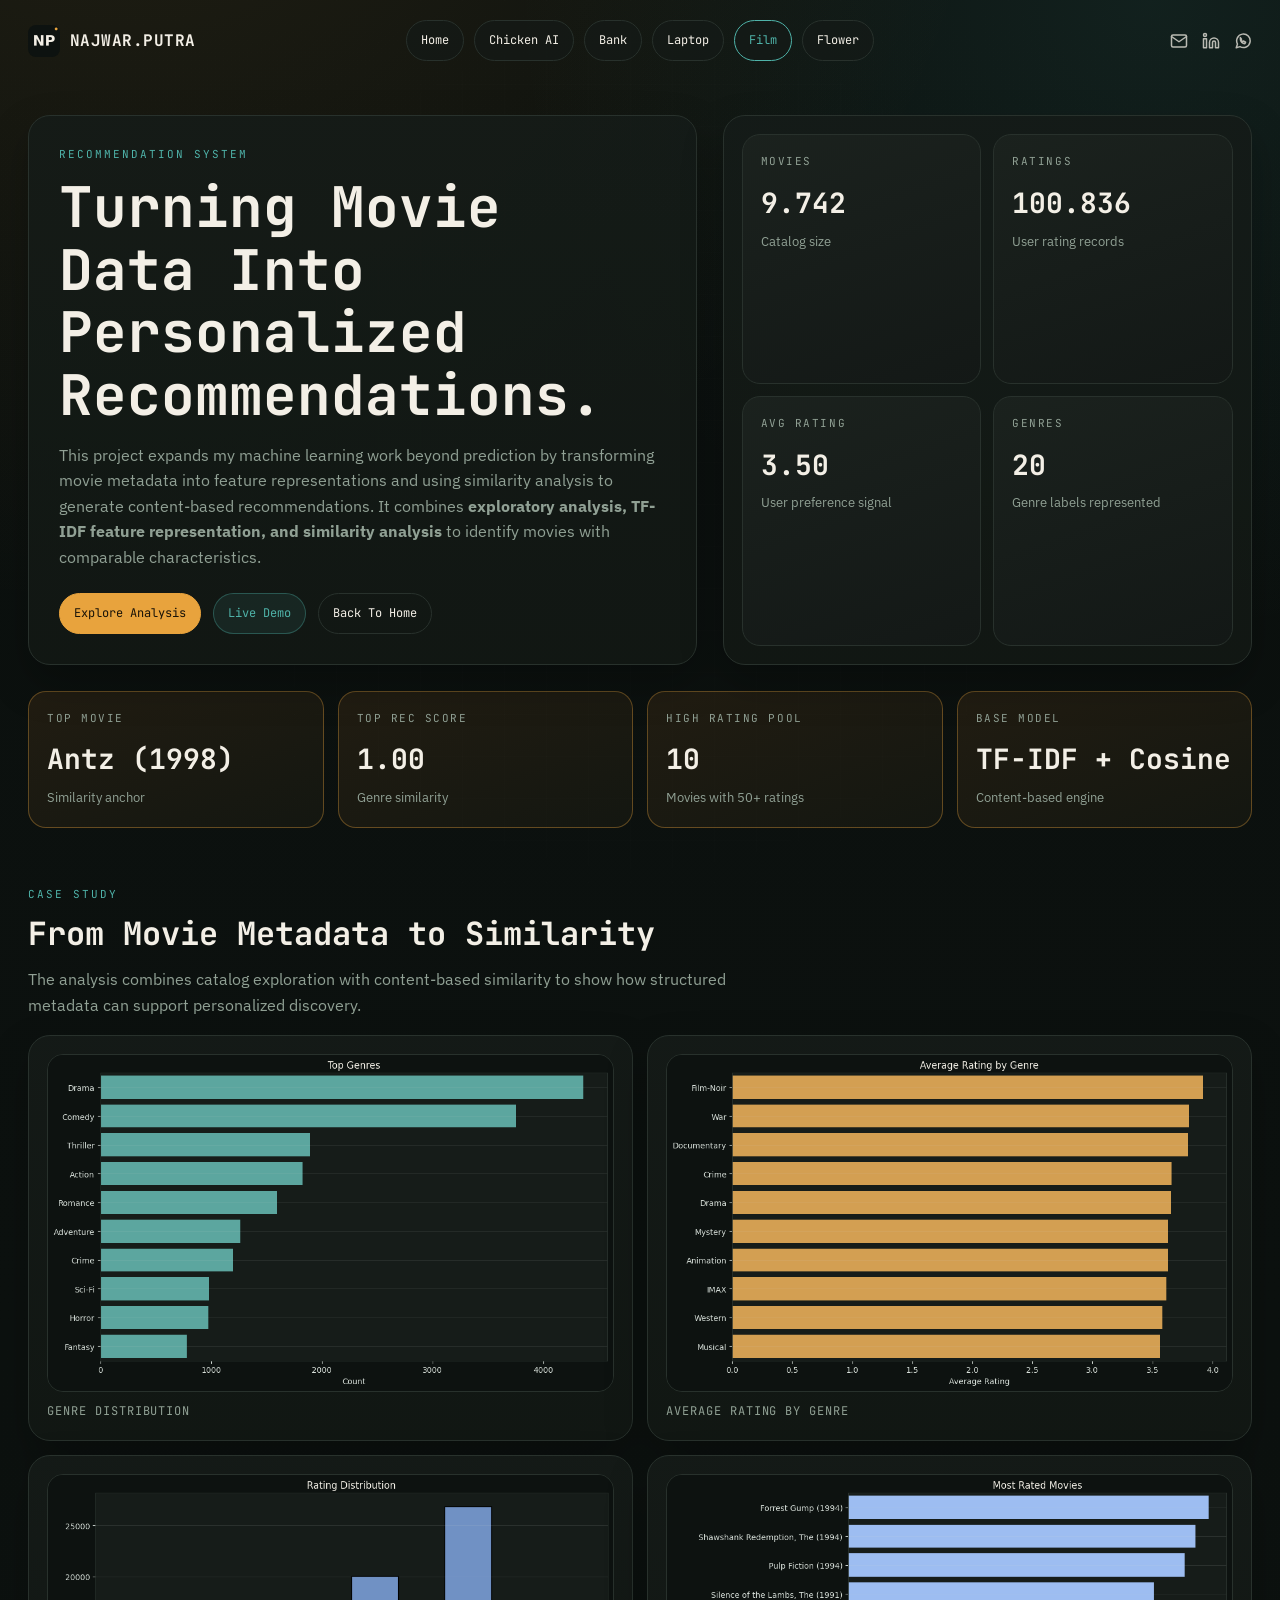
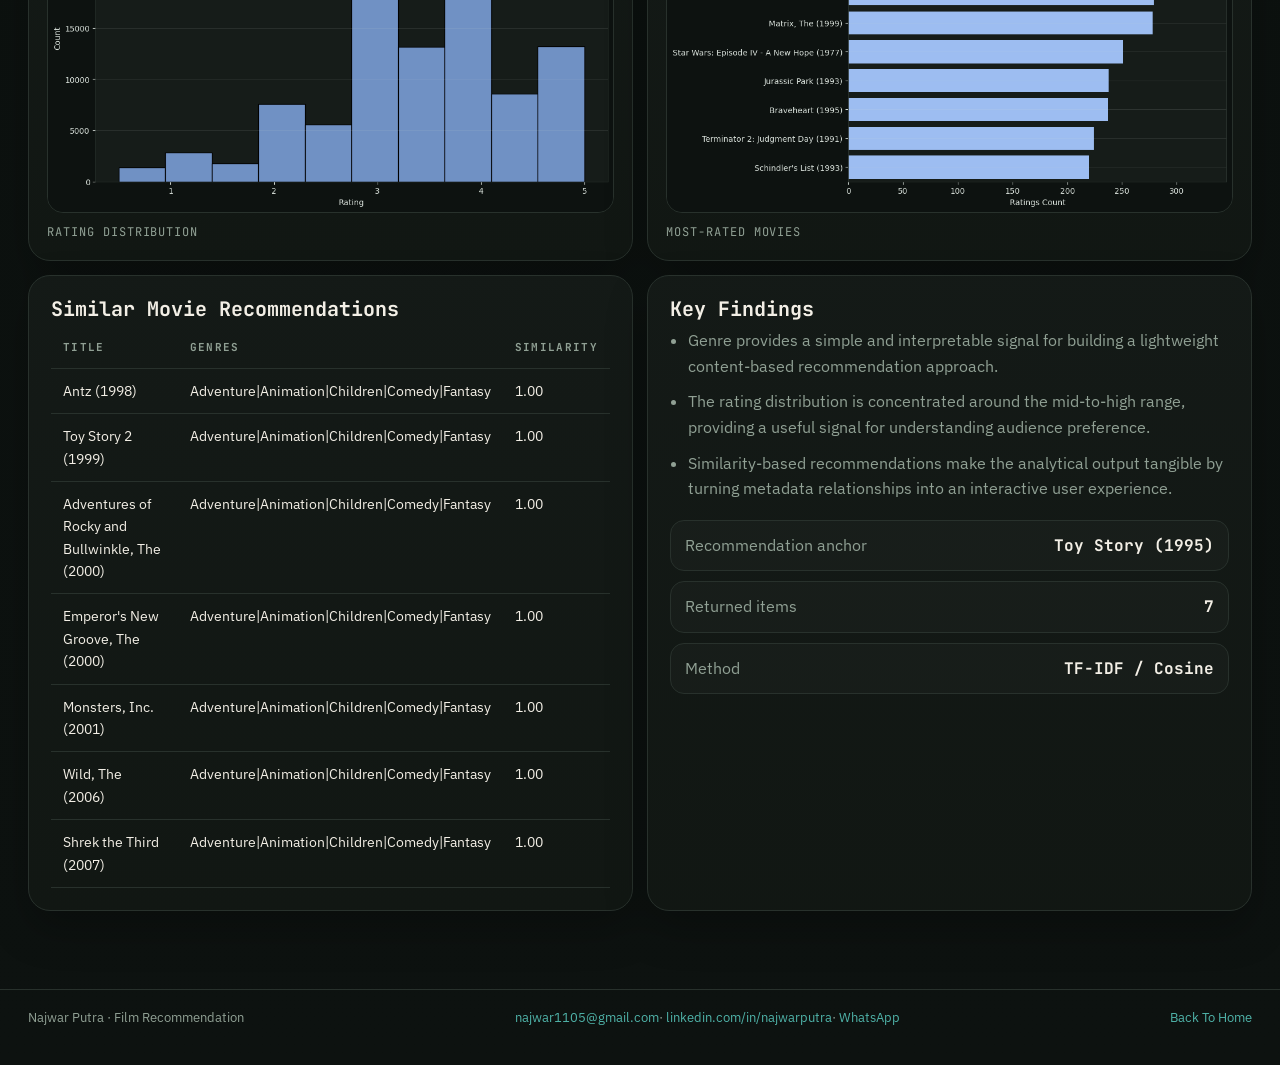
<file: film.html>
<!DOCTYPE html>
        <html lang="id">
        <head>
          <meta charset="UTF-8" />
          <meta name="viewport" content="width=device-width, initial-scale=1.0" />
          <title>Film Recommendation System | Najwar Putra</title>
          <meta name="description" content="Recommendation system project using movie metadata, TF-IDF, and similarity analysis to generate content-based recommendations." />
          <link rel="preconnect" href="https://fonts.googleapis.com">
          <link rel="preconnect" href="https://fonts.gstatic.com" crossorigin>
          <link href="https://fonts.googleapis.com/css2?family=JetBrains+Mono:wght@400;500;600;700;800&family=IBM+Plex+Sans:wght@400;500;600;700&display=swap" rel="stylesheet">
          <link rel="stylesheet" href="styles.css" />
          <script>
            window.STREAMLIT_LINKS = {"laptop": "https://laptoppricepred-najwar.streamlit.app/", "bank": "https://bank-analysis-najwar.streamlit.app/", "film": "https://filmrecom-awer.streamlit.app/", "flower": "https://flowerclassification-najwar.streamlit.app/"};
          </script>
        <link rel="icon" type="image/png" sizes="512x512" href="assets/brand/favicon.png"/>
<meta property="og:type" content="website"/>
<meta property="og:title" content="Najwar Putra | Data, AI & Intelligent Systems"/>
<meta property="og:description" content="Najwar Putra portfolio across data analytics, machine learning, computer vision, recommendation systems, and multimodal AI."/>
<meta property="og:image" content="assets/brand/og-image.png"/>
<meta name="twitter:card" content="summary_large_image"/>
<meta name="twitter:image" content="assets/brand/og-image.png"/>
</head>
        <body>
          <div class="bg-grid" aria-hidden="true"></div>
          <header class="topbar">
            <div class="brand">
              <img class="brand-logo" src="assets/brand/favicon.png" alt="Najwar Putra logo"/>
              <span>NAJWAR.PUTRA</span>
            </div>
            <nav class="nav">
<a class="nav-link" href="index.html">Home</a>
<a class="nav-link" href="chicken.html">Chicken AI</a>
<a class="nav-link" href="bank.html">Bank</a>
<a class="nav-link" href="laptop.html">Laptop</a>
<a class="nav-link active" href="film.html">Film</a>
<a class="nav-link" href="flower.html">Flower</a>
</nav>
          <div class="topbar-contact">
<a aria-label="Email" href="mailto:najwar1105@gmail.com" title="Email">
<svg fill="none" stroke="currentColor" stroke-linecap="round" stroke-linejoin="round" stroke-width="2" viewbox="0 0 24 24" xmlns="http://www.w3.org/2000/svg"><rect height="16" rx="2" width="20" x="2" y="4"></rect><path d="m22 6-10 7L2 6"></path></svg>
</a>
<a aria-label="LinkedIn" href="https://www.linkedin.com/in/najwarputra" rel="noopener noreferrer" target="_blank" title="LinkedIn">
<svg fill="none" stroke="currentColor" stroke-linecap="round" stroke-linejoin="round" stroke-width="2" viewbox="0 0 24 24" xmlns="http://www.w3.org/2000/svg"><path d="M16 8a6 6 0 0 1 6 6v7h-4v-7a2 2 0 0 0-2-2 2 2 0 0 0-2 2v7h-4v-7a6 6 0 0 1 6-6z"></path><rect height="12" width="4" x="2" y="9"></rect><circle cx="4" cy="4" r="2"></circle></svg>
</a>
<a aria-label="WhatsApp" href="https://wa.me/6285216049095" rel="noopener noreferrer" target="_blank" title="WhatsApp">
<svg fill="none" stroke="currentColor" stroke-linecap="round" stroke-linejoin="round" stroke-width="2" viewbox="0 0 24 24" xmlns="http://www.w3.org/2000/svg"><path d="M3 21l1.65-4.95A9 9 0 1 1 8 19.5z"></path><path d="M8.5 9.5c0 3.5 3 6 6 6l1-2-3-1.5-1 1c-1-.6-1.5-1.5-2.5-2.5l1-1L8.5 7.5z"></path></svg>
</a>
</div>
</header>
          <main>

    <section class="hero">
      <div class="hero-copy">
        <div class="eyebrow">Recommendation System</div>
        <h1>Turning Movie Data Into Personalized Recommendations.</h1>
        <p>
          This project expands my machine learning work beyond prediction by transforming movie metadata into feature representations and using similarity analysis to generate content-based recommendations.
          It combines <strong>exploratory analysis, TF-IDF feature representation, and similarity analysis</strong>
          to identify movies with comparable characteristics.
        </p>
        <div class="hero-links">
          <a class="btn primary" href="#film-overview">Explore Analysis</a>
          <a class="btn secondary" href="#" data-streamlit-key="film">Live Demo</a>
          <a class="btn ghost" href="index.html">Back To Home</a>
        </div>
      </div>
      <div class="hero-panel">
        <div class="hero-stats">

      <div class="card">
        <div class="card-label">Movies</div>
        <div class="card-value">9.742</div>
        <div class="card-note">Catalog size</div>
      </div>


      <div class="card">
        <div class="card-label">Ratings</div>
        <div class="card-value">100.836</div>
        <div class="card-note">User rating records</div>
      </div>


      <div class="card">
        <div class="card-label">Avg rating</div>
        <div class="card-value">3.50</div>
        <div class="card-note">User preference signal</div>
      </div>


      <div class="card">
        <div class="card-label">Genres</div>
        <div class="card-value">20</div>
        <div class="card-note">Genre labels represented</div>
      </div>

        </div>
      </div>
    </section>
    <div class="kpi-grid">

      <div class="card accent">
        <div class="card-label">Top movie</div>
        <div class="card-value">Antz (1998)</div>
        <div class="card-note">Similarity anchor</div>
      </div>


      <div class="card accent">
        <div class="card-label">Top rec score</div>
        <div class="card-value">1.00</div>
        <div class="card-note">Genre similarity</div>
      </div>


      <div class="card accent">
        <div class="card-label">High rating pool</div>
        <div class="card-value">10</div>
        <div class="card-note">Movies with 50+ ratings</div>
      </div>


      <div class="card accent">
        <div class="card-label">Base model</div>
        <div class="card-value">TF-IDF + Cosine</div>
        <div class="card-note">Content-based engine</div>
      </div>

    </div>

      <section class="section" id="film-overview">
        <div class="section-head">
          <div class="eyebrow">Case Study</div>
          <h2>From Movie Metadata to Similarity</h2>
          <p>The analysis combines catalog exploration with content-based similarity to show how structured metadata can support personalized discovery.</p>
        </div>

        <div class="chart-grid two">
          <figure class="panel"><img src="assets/charts/film_genres.png" alt="Top genres"><figcaption>Genre distribution</figcaption></figure>
          <figure class="panel"><img src="assets/charts/film_avg_genre.png" alt="Average genre rating"><figcaption>Average rating by genre</figcaption></figure>
          <figure class="panel"><img src="assets/charts/film_rating_dist.png" alt="Rating distribution"><figcaption>Rating distribution</figcaption></figure>
          <figure class="panel"><img src="assets/charts/film_top_movies.png" alt="Most rated movies"><figcaption>Most-rated movies</figcaption></figure>
        </div>
        <div class="two-col">
          <div class="panel pad">
            <h3>Similar Movie Recommendations</h3>
            <table class="dataframe data-table">
  <thead>
    <tr style="text-align: right;">
      <th>title</th>
      <th>genres</th>
      <th>similarity</th>
    </tr>
  </thead>
  <tbody>
    <tr>
      <td>Antz (1998)</td>
      <td>Adventure|Animation|Children|Comedy|Fantasy</td>
      <td>1.00</td>
    </tr>
    <tr>
      <td>Toy Story 2 (1999)</td>
      <td>Adventure|Animation|Children|Comedy|Fantasy</td>
      <td>1.00</td>
    </tr>
    <tr>
      <td>Adventures of Rocky and Bullwinkle, The (2000)</td>
      <td>Adventure|Animation|Children|Comedy|Fantasy</td>
      <td>1.00</td>
    </tr>
    <tr>
      <td>Emperor's New Groove, The (2000)</td>
      <td>Adventure|Animation|Children|Comedy|Fantasy</td>
      <td>1.00</td>
    </tr>
    <tr>
      <td>Monsters, Inc. (2001)</td>
      <td>Adventure|Animation|Children|Comedy|Fantasy</td>
      <td>1.00</td>
    </tr>
    <tr>
      <td>Wild, The (2006)</td>
      <td>Adventure|Animation|Children|Comedy|Fantasy</td>
      <td>1.00</td>
    </tr>
    <tr>
      <td>Shrek the Third (2007)</td>
      <td>Adventure|Animation|Children|Comedy|Fantasy</td>
      <td>1.00</td>
    </tr>
  </tbody>
</table>
          </div>
          <div class="panel pad">
            <h3>Key Findings</h3>
            <ul class="bullet-list">
              <li>Genre provides a simple and interpretable signal for building a lightweight content-based recommendation approach.</li>
              <li>The rating distribution is concentrated around the mid-to-high range, providing a useful signal for understanding audience preference.</li>
              <li>Similarity-based recommendations make the analytical output tangible by turning metadata relationships into an interactive user experience.</li>
            </ul>
            <div class="metric-list">
              <div><span>Recommendation anchor</span><strong>Toy Story (1995)</strong></div>
              <div><span>Returned items</span><strong>7</strong></div>
              <div><span>Method</span><strong>TF-IDF / Cosine</strong></div>
            </div>
          </div>
        </div>

      </section>

          </main>
          <footer class="footer">
            <div>Najwar Putra · Film Recommendation</div>
            <div class="footer-contact">
<a href="mailto:najwar1105@gmail.com">najwar1105@gmail.com</a><span class="footer-sep">·</span>
<a href="https://www.linkedin.com/in/najwarputra" rel="noopener noreferrer" target="_blank">linkedin.com/in/najwarputra</a><span class="footer-sep">·</span>
<a href="https://wa.me/6285216049095" rel="noopener noreferrer" target="_blank">WhatsApp</a>
</div>
    <div><a href="index.html">Back To Home</a></div>
          </footer>
          <script>
  document.querySelectorAll('[data-streamlit-key="laptop"]').forEach(function(el){ el.href = "https://laptoppricepred-najwar.streamlit.app/"; });
  document.querySelectorAll('[data-streamlit-key="bank"]').forEach(function(el){ el.href = "https://bank-analysis-najwar.streamlit.app/"; });
  document.querySelectorAll('[data-streamlit-key="film"]').forEach(function(el){ el.href = "https://filmrecom-awer.streamlit.app/"; });
  document.querySelectorAll('[data-streamlit-key="flower"]').forEach(function(el){ el.href = "https://flowerclassification-najwar.streamlit.app/"; });
  document.querySelectorAll('[data-streamlit-key="chicken"]').forEach(function(el){ el.href = "https://mumoci.streamlit.app/"; });
</script>
        </body>
        </html>
</file>
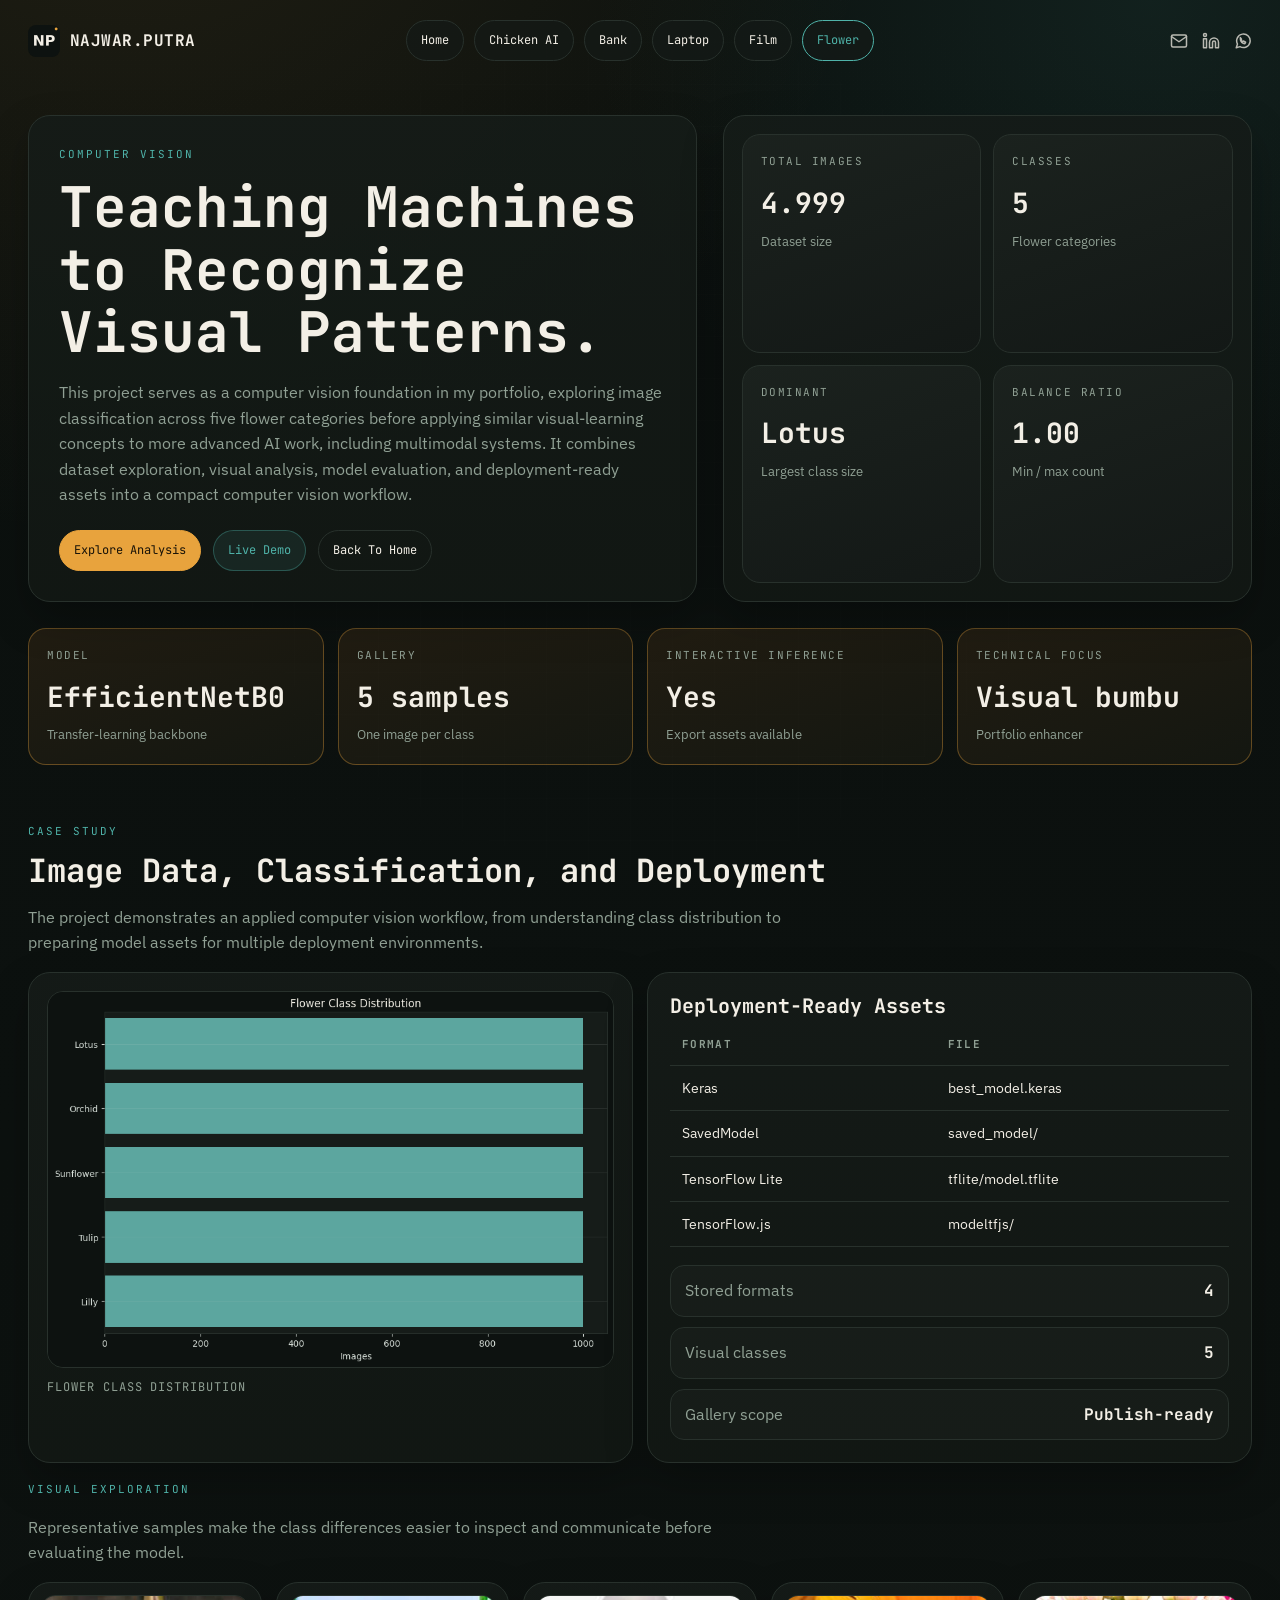
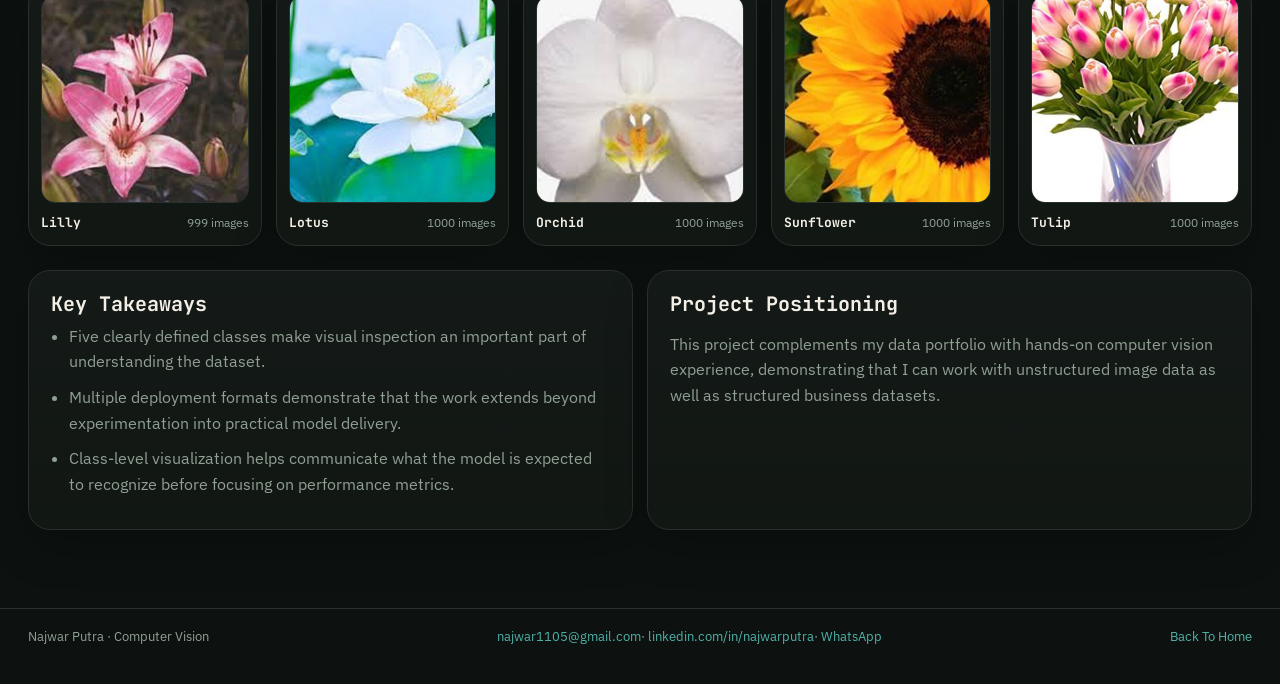
<file: flower.html>
<!DOCTYPE html>
        <html lang="id">
        <head>
          <meta charset="UTF-8" />
          <meta name="viewport" content="width=device-width, initial-scale=1.0" />
          <title>Flower Image Classification | Najwar Putra</title>
          <meta name="description" content="Computer vision project demonstrating image classification, dataset exploration, model evaluation, and deployment-ready assets." />
          <link rel="preconnect" href="https://fonts.googleapis.com">
          <link rel="preconnect" href="https://fonts.gstatic.com" crossorigin>
          <link href="https://fonts.googleapis.com/css2?family=JetBrains+Mono:wght@400;500;600;700;800&family=IBM+Plex+Sans:wght@400;500;600;700&display=swap" rel="stylesheet">
          <link rel="stylesheet" href="styles.css" />
          <script>
            window.STREAMLIT_LINKS = {"laptop": "https://laptoppricepred-najwar.streamlit.app/", "bank": "https://bank-analysis-najwar.streamlit.app/", "film": "https://filmrecom-awer.streamlit.app/", "flower": "https://flowerclassification-najwar.streamlit.app/"};
          </script>
        <link rel="icon" type="image/png" sizes="512x512" href="assets/brand/favicon.png"/>
<meta property="og:type" content="website"/>
<meta property="og:title" content="Najwar Putra | Data, AI & Intelligent Systems"/>
<meta property="og:description" content="Najwar Putra portfolio across data analytics, machine learning, computer vision, recommendation systems, and multimodal AI."/>
<meta property="og:image" content="assets/brand/og-image.png"/>
<meta name="twitter:card" content="summary_large_image"/>
<meta name="twitter:image" content="assets/brand/og-image.png"/>
</head>
        <body>
          <div class="bg-grid" aria-hidden="true"></div>
          <header class="topbar">
            <div class="brand">
              <img class="brand-logo" src="assets/brand/favicon.png" alt="Najwar Putra logo"/>
              <span>NAJWAR.PUTRA</span>
            </div>
            <nav class="nav">
<a class="nav-link" href="index.html">Home</a>
<a class="nav-link" href="chicken.html">Chicken AI</a>
<a class="nav-link" href="bank.html">Bank</a>
<a class="nav-link" href="laptop.html">Laptop</a>
<a class="nav-link" href="film.html">Film</a>
<a class="nav-link active" href="flower.html">Flower</a>
</nav>
          <div class="topbar-contact">
<a aria-label="Email" href="mailto:najwar1105@gmail.com" title="Email">
<svg fill="none" stroke="currentColor" stroke-linecap="round" stroke-linejoin="round" stroke-width="2" viewbox="0 0 24 24" xmlns="http://www.w3.org/2000/svg"><rect height="16" rx="2" width="20" x="2" y="4"></rect><path d="m22 6-10 7L2 6"></path></svg>
</a>
<a aria-label="LinkedIn" href="https://www.linkedin.com/in/najwarputra" rel="noopener noreferrer" target="_blank" title="LinkedIn">
<svg fill="none" stroke="currentColor" stroke-linecap="round" stroke-linejoin="round" stroke-width="2" viewbox="0 0 24 24" xmlns="http://www.w3.org/2000/svg"><path d="M16 8a6 6 0 0 1 6 6v7h-4v-7a2 2 0 0 0-2-2 2 2 0 0 0-2 2v7h-4v-7a6 6 0 0 1 6-6z"></path><rect height="12" width="4" x="2" y="9"></rect><circle cx="4" cy="4" r="2"></circle></svg>
</a>
<a aria-label="WhatsApp" href="https://wa.me/6285216049095" rel="noopener noreferrer" target="_blank" title="WhatsApp">
<svg fill="none" stroke="currentColor" stroke-linecap="round" stroke-linejoin="round" stroke-width="2" viewbox="0 0 24 24" xmlns="http://www.w3.org/2000/svg"><path d="M3 21l1.65-4.95A9 9 0 1 1 8 19.5z"></path><path d="M8.5 9.5c0 3.5 3 6 6 6l1-2-3-1.5-1 1c-1-.6-1.5-1.5-2.5-2.5l1-1L8.5 7.5z"></path></svg>
</a>
</div>
</header>
          <main>

    <section class="hero">
      <div class="hero-copy">
        <div class="eyebrow">Computer Vision</div>
        <h1>Teaching Machines to Recognize Visual Patterns.</h1>
        <p>
          This project serves as a computer vision foundation in my portfolio, exploring image classification across five flower categories before applying similar visual-learning concepts to more advanced AI work, including multimodal systems. It combines dataset exploration,
          visual analysis, model evaluation, and deployment-ready assets into a compact computer vision workflow.
        </p>
        <div class="hero-links">
          <a class="btn primary" href="#flower-overview">Explore Analysis</a>
          <a class="btn secondary" href="#" data-streamlit-key="flower">Live Demo</a>
          <a class="btn ghost" href="index.html">Back To Home</a>
        </div>
      </div>
      <div class="hero-panel">
        <div class="hero-stats">

      <div class="card">
        <div class="card-label">Total images</div>
        <div class="card-value">4.999</div>
        <div class="card-note">Dataset size</div>
      </div>


      <div class="card">
        <div class="card-label">Classes</div>
        <div class="card-value">5</div>
        <div class="card-note">Flower categories</div>
      </div>


      <div class="card">
        <div class="card-label">Dominant</div>
        <div class="card-value">Lotus</div>
        <div class="card-note">Largest class size</div>
      </div>


      <div class="card">
        <div class="card-label">Balance ratio</div>
        <div class="card-value">1.00</div>
        <div class="card-note">Min / max count</div>
      </div>

        </div>
      </div>
    </section>
    <div class="kpi-grid">

      <div class="card accent">
        <div class="card-label">Model</div>
        <div class="card-value">EfficientNetB0</div>
        <div class="card-note">Transfer-learning backbone</div>
      </div>


      <div class="card accent">
        <div class="card-label">Gallery</div>
        <div class="card-value">5 samples</div>
        <div class="card-note">One image per class</div>
      </div>


      <div class="card accent">
        <div class="card-label">Interactive inference</div>
        <div class="card-value">Yes</div>
        <div class="card-note">Export assets available</div>
      </div>


      <div class="card accent">
        <div class="card-label">Technical Focus</div>
        <div class="card-value">Visual bumbu</div>
        <div class="card-note">Portfolio enhancer</div>
      </div>

    </div>

      <section class="section" id="flower-overview">
        <div class="section-head">
          <div class="eyebrow">Case Study</div>
          <h2>Image Data, Classification, and Deployment</h2>
          <p>The project demonstrates an applied computer vision workflow, from understanding class distribution to preparing model assets for multiple deployment environments.</p>
        </div>

        <div class="chart-grid two">
          <figure class="panel"><img src="assets/charts/flower_counts.png" alt="Flower class distribution"><figcaption>Flower class distribution</figcaption></figure>
          <div class="panel pad">
            <h3>Deployment-Ready Assets</h3>
            <table class="dataframe data-table">
  <thead>
    <tr style="text-align: right;">
      <th>format</th>
      <th>file</th>
    </tr>
  </thead>
  <tbody>
    <tr>
      <td>Keras</td>
      <td>best_model.keras</td>
    </tr>
    <tr>
      <td>SavedModel</td>
      <td>saved_model/</td>
    </tr>
    <tr>
      <td>TensorFlow Lite</td>
      <td>tflite/model.tflite</td>
    </tr>
    <tr>
      <td>TensorFlow.js</td>
      <td>modeltfjs/</td>
    </tr>
  </tbody>
</table>
            <div class="metric-list">
              <div><span>Stored formats</span><strong>4</strong></div>
              <div><span>Visual classes</span><strong>5</strong></div>
              <div><span>Gallery scope</span><strong>Publish-ready</strong></div>
            </div>
          </div>
        </div>
        <div class="section-head" style="margin-top: 18px;">
          <div class="eyebrow">Visual Exploration</div>
          <p>Representative samples make the class differences easier to inspect and communicate before evaluating the model.</p>
        </div>
        <div class="gallery-grid">

        <div class="gallery-item panel">
          <img src="assets/flower/lilly.jpg" alt="Lilly">
          <div class="gallery-meta">
            <strong>Lilly</strong>
            <span>999 images</span>
          </div>
        </div>


        <div class="gallery-item panel">
          <img src="assets/flower/lotus.jpg" alt="Lotus">
          <div class="gallery-meta">
            <strong>Lotus</strong>
            <span>1000 images</span>
          </div>
        </div>


        <div class="gallery-item panel">
          <img src="assets/flower/orchid.jpg" alt="Orchid">
          <div class="gallery-meta">
            <strong>Orchid</strong>
            <span>1000 images</span>
          </div>
        </div>


        <div class="gallery-item panel">
          <img src="assets/flower/sunflower.jpg" alt="Sunflower">
          <div class="gallery-meta">
            <strong>Sunflower</strong>
            <span>1000 images</span>
          </div>
        </div>


        <div class="gallery-item panel">
          <img src="assets/flower/tulip.jpg" alt="Tulip">
          <div class="gallery-meta">
            <strong>Tulip</strong>
            <span>1000 images</span>
          </div>
        </div>

        </div>
        <div class="two-col" style="margin-top: 24px;">
          <div class="panel pad">
            <h3>Key Takeaways</h3>
            <ul class="bullet-list">
              <li>Five clearly defined classes make visual inspection an important part of understanding the dataset.</li>
              <li>Multiple deployment formats demonstrate that the work extends beyond experimentation into practical model delivery.</li>
              <li>Class-level visualization helps communicate what the model is expected to recognize before focusing on performance metrics.</li>
            </ul>
          </div>
          <div class="panel pad">
            <h3>Project Positioning</h3>
            <p>
              This project complements my data portfolio with hands-on computer vision experience, demonstrating that I can work with unstructured image data as well as structured business datasets.
            </p>
          </div>
        </div>

      </section>

          </main>
          <footer class="footer">
            <div>Najwar Putra · Computer Vision</div>
            <div class="footer-contact">
<a href="mailto:najwar1105@gmail.com">najwar1105@gmail.com</a><span class="footer-sep">·</span>
<a href="https://www.linkedin.com/in/najwarputra" rel="noopener noreferrer" target="_blank">linkedin.com/in/najwarputra</a><span class="footer-sep">·</span>
<a href="https://wa.me/6285216049095" rel="noopener noreferrer" target="_blank">WhatsApp</a>
</div>
    <div><a href="index.html">Back To Home</a></div>
          </footer>
          <script>
  document.querySelectorAll('[data-streamlit-key="laptop"]').forEach(function(el){ el.href = "https://laptoppricepred-najwar.streamlit.app/"; });
  document.querySelectorAll('[data-streamlit-key="bank"]').forEach(function(el){ el.href = "https://bank-analysis-najwar.streamlit.app/"; });
  document.querySelectorAll('[data-streamlit-key="film"]').forEach(function(el){ el.href = "https://filmrecom-awer.streamlit.app/"; });
  document.querySelectorAll('[data-streamlit-key="flower"]').forEach(function(el){ el.href = "https://flowerclassification-najwar.streamlit.app/"; });
  document.querySelectorAll('[data-streamlit-key="chicken"]').forEach(function(el){ el.href = "https://mumoci.streamlit.app/"; });
</script>
        </body>
        </html>
</file>
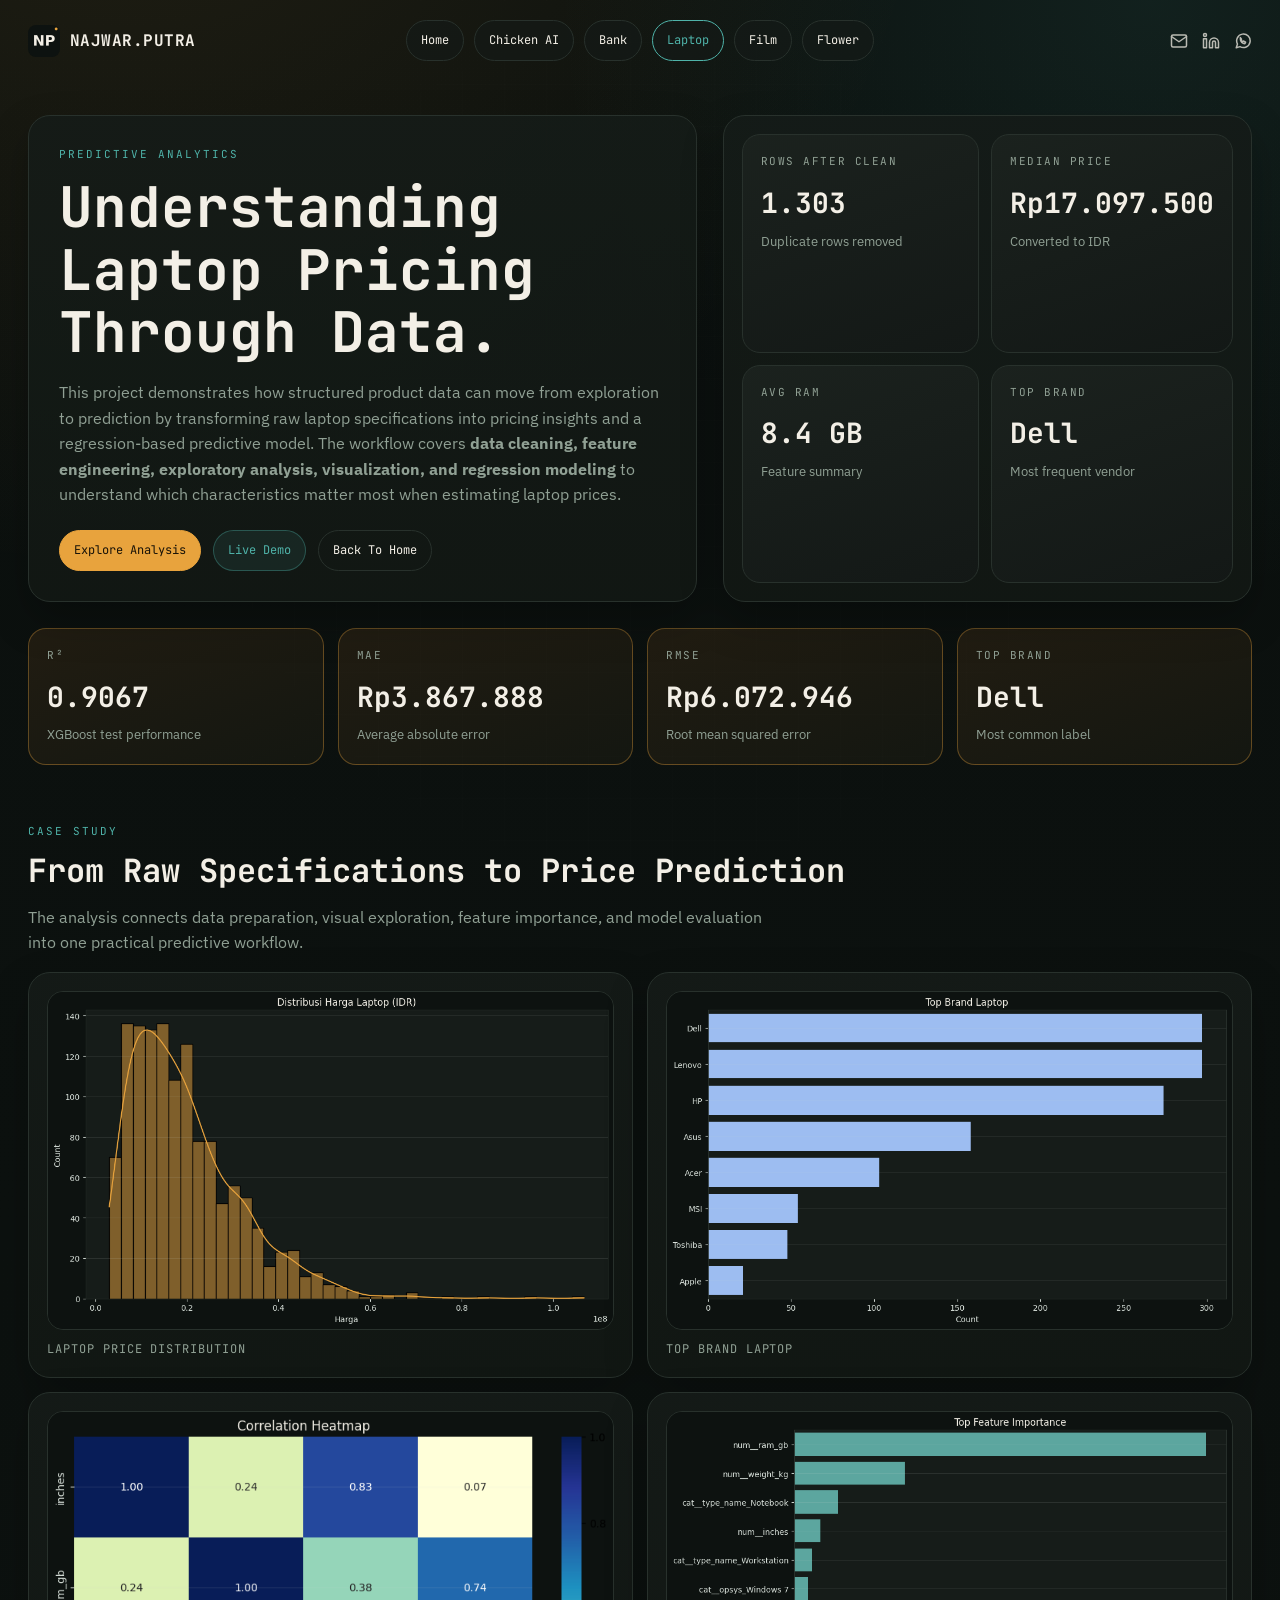
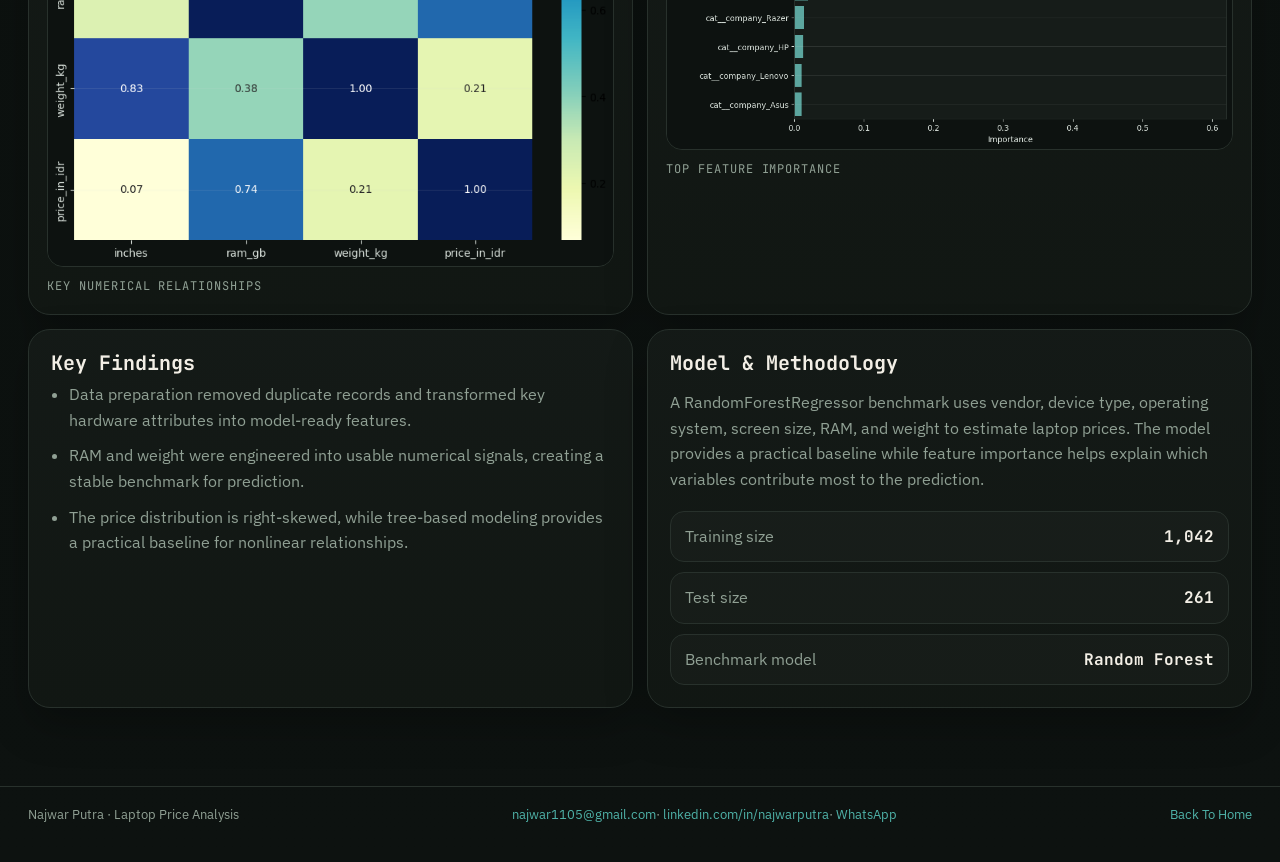
<file: laptop.html>
<!DOCTYPE html>
        <html lang="id">
        <head>
          <meta charset="UTF-8" />
          <meta name="viewport" content="width=device-width, initial-scale=1.0" />
          <title>Laptop Price Analysis &amp; Prediction | Najwar Putra</title>
          <meta name="description" content="Predictive analytics project exploring laptop pricing through data cleaning, feature engineering, visualization, and regression modeling." />
          <link rel="preconnect" href="https://fonts.googleapis.com">
          <link rel="preconnect" href="https://fonts.gstatic.com" crossorigin>
          <link href="https://fonts.googleapis.com/css2?family=JetBrains+Mono:wght@400;500;600;700;800&family=IBM+Plex+Sans:wght@400;500;600;700&display=swap" rel="stylesheet">
          <link rel="stylesheet" href="styles.css" />
          <script>
            window.STREAMLIT_LINKS = {"laptop": "https://laptoppricepred-najwar.streamlit.app/", "bank": "https://bank-analysis-najwar.streamlit.app/", "film": "https://filmrecom-awer.streamlit.app/", "flower": "https://flowerclassification-najwar.streamlit.app/"};
          </script>
        <link rel="icon" type="image/png" sizes="512x512" href="assets/brand/favicon.png"/>
<meta property="og:type" content="website"/>
<meta property="og:title" content="Najwar Putra | Data, AI & Intelligent Systems"/>
<meta property="og:description" content="Najwar Putra portfolio across data analytics, machine learning, computer vision, recommendation systems, and multimodal AI."/>
<meta property="og:image" content="assets/brand/og-image.png"/>
<meta name="twitter:card" content="summary_large_image"/>
<meta name="twitter:image" content="assets/brand/og-image.png"/>
</head>
        <body>
          <div class="bg-grid" aria-hidden="true"></div>
          <header class="topbar">
            <div class="brand">
              <img class="brand-logo" src="assets/brand/favicon.png" alt="Najwar Putra logo"/>
              <span>NAJWAR.PUTRA</span>
            </div>
            <nav class="nav">
<a class="nav-link" href="index.html">Home</a>
<a class="nav-link" href="chicken.html">Chicken AI</a>
<a class="nav-link" href="bank.html">Bank</a>
<a class="nav-link active" href="laptop.html">Laptop</a>
<a class="nav-link" href="film.html">Film</a>
<a class="nav-link" href="flower.html">Flower</a>
</nav>
          <div class="topbar-contact">
<a aria-label="Email" href="mailto:najwar1105@gmail.com" title="Email">
<svg fill="none" stroke="currentColor" stroke-linecap="round" stroke-linejoin="round" stroke-width="2" viewbox="0 0 24 24" xmlns="http://www.w3.org/2000/svg"><rect height="16" rx="2" width="20" x="2" y="4"></rect><path d="m22 6-10 7L2 6"></path></svg>
</a>
<a aria-label="LinkedIn" href="https://www.linkedin.com/in/najwarputra" rel="noopener noreferrer" target="_blank" title="LinkedIn">
<svg fill="none" stroke="currentColor" stroke-linecap="round" stroke-linejoin="round" stroke-width="2" viewbox="0 0 24 24" xmlns="http://www.w3.org/2000/svg"><path d="M16 8a6 6 0 0 1 6 6v7h-4v-7a2 2 0 0 0-2-2 2 2 0 0 0-2 2v7h-4v-7a6 6 0 0 1 6-6z"></path><rect height="12" width="4" x="2" y="9"></rect><circle cx="4" cy="4" r="2"></circle></svg>
</a>
<a aria-label="WhatsApp" href="https://wa.me/6285216049095" rel="noopener noreferrer" target="_blank" title="WhatsApp">
<svg fill="none" stroke="currentColor" stroke-linecap="round" stroke-linejoin="round" stroke-width="2" viewbox="0 0 24 24" xmlns="http://www.w3.org/2000/svg"><path d="M3 21l1.65-4.95A9 9 0 1 1 8 19.5z"></path><path d="M8.5 9.5c0 3.5 3 6 6 6l1-2-3-1.5-1 1c-1-.6-1.5-1.5-2.5-2.5l1-1L8.5 7.5z"></path></svg>
</a>
</div>
</header>
          <main>

    <section class="hero">
      <div class="hero-copy">
        <div class="eyebrow">Predictive Analytics</div>
        <h1>Understanding Laptop Pricing Through Data.</h1>
        <p>
          This project demonstrates how structured product data can move from exploration to prediction by transforming raw laptop specifications into pricing insights and a regression-based predictive model.
          The workflow covers <strong>data cleaning, feature engineering, exploratory analysis, visualization,
          and regression modeling</strong> to understand which characteristics matter most when estimating laptop prices.
        </p>
        <div class="hero-links">
          <a class="btn primary" href="#laptop-overview">Explore Analysis</a>
          <a class="btn secondary" href="#" data-streamlit-key="laptop">Live Demo</a>
          <a class="btn ghost" href="index.html">Back To Home</a>
        </div>
      </div>
      <div class="hero-panel">
        <div class="hero-stats">

      <div class="card">
        <div class="card-label">Rows after clean</div>
        <div class="card-value">1.303</div>
        <div class="card-note">Duplicate rows removed</div>
      </div>


      <div class="card">
        <div class="card-label">Median price</div>
        <div class="card-value">Rp17.097.500</div>
        <div class="card-note">Converted to IDR</div>
      </div>


      <div class="card">
        <div class="card-label">Avg RAM</div>
        <div class="card-value">8.4 GB</div>
        <div class="card-note">Feature summary</div>
      </div>


      <div class="card">
        <div class="card-label">Top brand</div>
        <div class="card-value">Dell</div>
        <div class="card-note">Most frequent vendor</div>
      </div>

        </div>
      </div>
    </section>

    <div class="kpi-grid">

      <div class="card accent">
        <div class="card-label">R²</div>
        <div class="card-value">0.9067</div>
        <div class="card-note">XGBoost test performance</div>
      </div>


      <div class="card accent">
        <div class="card-label">MAE</div>
        <div class="card-value">Rp3.867.888</div>
        <div class="card-note">Average absolute error</div>
      </div>


      <div class="card accent">
        <div class="card-label">RMSE</div>
        <div class="card-value">Rp6.072.946</div>
        <div class="card-note">Root mean squared error</div>
      </div>


      <div class="card accent">
        <div class="card-label">Top Brand</div>
        <div class="card-value">Dell</div>
        <div class="card-note">Most common label</div>
      </div>

    </div>

      <section class="section" id="laptop-overview">
        <div class="section-head">
          <div class="eyebrow">Case Study</div>
          <h2>From Raw Specifications to Price Prediction</h2>
          <p>The analysis connects data preparation, visual exploration, feature importance, and model evaluation into one practical predictive workflow.</p>
        </div>

        <div class="chart-grid two">
          <figure class="panel"><img src="assets/charts/laptop_price_dist.png" alt="Laptop price distribution"><figcaption>Laptop price distribution</figcaption></figure>
          <figure class="panel"><img src="assets/charts/laptop_top_brand.png" alt="Top brand laptop"><figcaption>Top brand laptop</figcaption></figure>
          <figure class="panel"><img src="assets/charts/laptop_corr.png" alt="Correlation heatmap"><figcaption>Key numerical relationships</figcaption></figure>
          <figure class="panel"><img src="assets/charts/laptop_feature_importance.png" alt="Feature importance"><figcaption>Top feature importance</figcaption></figure>
        </div>
        <div class="two-col">
          <div class="panel pad">
            <h3>Key Findings</h3>
            <ul class="bullet-list">
              <li>Data preparation removed duplicate records and transformed key hardware attributes into model-ready features.</li>
              <li>RAM and weight were engineered into usable numerical signals, creating a stable benchmark for prediction.</li>
              <li>The price distribution is right-skewed, while tree-based modeling provides a practical baseline for nonlinear relationships.</li>
            </ul>
          </div>
          <div class="panel pad">
            <h3>Model &amp; Methodology</h3>
            <p>
              A RandomForestRegressor benchmark uses vendor, device type, operating system, screen size,
              RAM, and weight to estimate laptop prices. The model provides a practical baseline while feature importance helps explain which variables contribute most to the prediction.
            </p>
            <div class="metric-list">
              <div><span>Training size</span><strong>1,042</strong></div>
              <div><span>Test size</span><strong>261</strong></div>
              <div><span>Benchmark model</span><strong>Random Forest</strong></div>
            </div>
          </div>
        </div>

      </section>

          </main>
          <footer class="footer">
            <div>Najwar Putra · Laptop Price Analysis</div>
            <div class="footer-contact">
<a href="mailto:najwar1105@gmail.com">najwar1105@gmail.com</a><span class="footer-sep">·</span>
<a href="https://www.linkedin.com/in/najwarputra" rel="noopener noreferrer" target="_blank">linkedin.com/in/najwarputra</a><span class="footer-sep">·</span>
<a href="https://wa.me/6285216049095" rel="noopener noreferrer" target="_blank">WhatsApp</a>
</div>
    <div><a href="index.html">Back To Home</a></div>
          </footer>
          <script>
  document.querySelectorAll('[data-streamlit-key="laptop"]').forEach(function(el){ el.href = "https://laptoppricepred-najwar.streamlit.app/"; });
  document.querySelectorAll('[data-streamlit-key="bank"]').forEach(function(el){ el.href = "https://bank-analysis-najwar.streamlit.app/"; });
  document.querySelectorAll('[data-streamlit-key="film"]').forEach(function(el){ el.href = "https://filmrecom-awer.streamlit.app/"; });
  document.querySelectorAll('[data-streamlit-key="flower"]').forEach(function(el){ el.href = "https://flowerclassification-najwar.streamlit.app/"; });
  document.querySelectorAll('[data-streamlit-key="chicken"]').forEach(function(el){ el.href = "https://mumoci.streamlit.app/"; });
</script>
        </body>
        </html>
</file>
<file: styles.css>
:root{
  --bg:#0d1210;
  --panel:#151b18;
  --panel-2:#1b221e;
  --line:#28312c;
  --text:#f3efe6;
  --muted:#90a094;
  --teal:#4fb3a9;
  --amber:#e8a33d;
  --blue:#8fb9ff;
  --shadow:0 18px 40px rgba(0,0,0,.25);
  --mono:'JetBrains Mono', monospace;
  --sans:'IBM Plex Sans', system-ui, sans-serif;
}

*{
  box-sizing:border-box;
}

html{
  scroll-behavior:smooth;
}

body{
  margin:0;
  background:
    radial-gradient(
      circle at 10% -10%,
      rgba(232,163,61,.10),
      transparent 28%
    ),
    radial-gradient(
      circle at 90% 0%,
      rgba(79,179,169,.10),
      transparent 22%
    ),
    linear-gradient(
      180deg,
      #0b100e 0%,
      #0d1210 100%
    );
  color:var(--text);
  font-family:var(--sans);
  line-height:1.6;
  -webkit-font-smoothing:antialiased;
}

a{
  color:inherit;
}

.bg-grid{
  position:fixed;
  inset:0;
  pointer-events:none;
  opacity:.22;
  background-image:
    linear-gradient(
      rgba(255,255,255,.045) 1px,
      transparent 1px
    ),
    linear-gradient(
      90deg,
      rgba(255,255,255,.045) 1px,
      transparent 1px
    );
  background-size:42px 42px;
  mask-image:
    radial-gradient(
      circle at center,
      black 40%,
      transparent 100%
    );
}

.topbar,
.footer,
.hero,
.section{
  position:relative;
  z-index:1;
}


/* =========================================================
   TOP BAR
   ========================================================= */

.topbar{
  max-width:1280px;
  margin:0 auto;
  padding:20px 28px;
  display:grid;
  grid-template-columns:minmax(180px,1fr) auto minmax(180px,1fr);
  align-items:center;
  gap:20px;
}

.topbar .brand{
  justify-self:start;
}

.topbar .nav{
  justify-self:center;
  justify-content:center;
}

.topbar .topbar-contact{
  justify-self:end;
}

.topbar-contact{
  display:flex;
  align-items:center;
  justify-content:flex-end;
  gap:14px;
}

.topbar-contact a{
  display:inline-flex;
  align-items:center;
  color:inherit;
  opacity:.75;
  transition:opacity .15s ease;
}

.topbar-contact a:hover{
  opacity:1;
}

.topbar-contact svg{
  width:18px;
  height:18px;
}

.brand-logo{
  width:32px;
  height:32px;
  flex:0 0 32px;
  display:block;
  object-fit:cover;
  border-radius:8px;
}

.brand{
  display:flex;
  align-items:center;
  gap:10px;
  font-family:var(--mono);
  font-weight:700;
  letter-spacing:.03em;
}

.brand-dot{
  width:9px;
  height:9px;
  border-radius:50%;
  background:var(--amber);
  box-shadow:0 0 12px rgba(232,163,61,.45);
}

.nav{
  display:flex;
  gap:10px;
  flex-wrap:wrap;
}

.nav-link,
.btn{
  text-decoration:none;
  border:1px solid var(--line);
  border-radius:999px;
  padding:10px 14px;
  font-family:var(--mono);
  font-size:12px;
  transition:.18s ease;
  background:rgba(21,27,24,.7);
}

.nav-link:hover,
.btn:hover{
  transform:translateY(-1px);
  border-color:var(--teal);
}

.nav-link.active{
  border-color:var(--teal);
  color:var(--teal);
}


/* =========================================================
   MAIN
   ========================================================= */

main{
  max-width:1280px;
  margin:0 auto;
  padding:0 28px 44px;
}


/* =========================================================
   HERO
   ========================================================= */

.hero{
  display:grid;
  grid-template-columns:1.2fr .95fr;
  gap:26px;
  align-items:stretch;
  padding:34px 0 18px;
}

.hero.home{
  padding-top:10px;
}

.hero-copy,
.hero-panel,
.panel,
.project-card{
  border:1px solid var(--line);
  background:
    linear-gradient(
      180deg,
      rgba(21,27,24,.95),
      rgba(18,24,20,.95)
    );
  border-radius:22px;
  box-shadow:var(--shadow);
}

.hero-copy{
  padding:30px;
}

.hero-panel{
  padding:18px;
}

.eyebrow{
  font-family:var(--mono);
  text-transform:uppercase;
  letter-spacing:.18em;
  font-size:11px;
  color:var(--teal);
  margin-bottom:12px;
}

h1,
h2,
h3{
  font-family:var(--mono);
  line-height:1.12;
}

h1{
  font-size:clamp(34px,4.6vw,56px);
  margin:0 0 16px;
}

h2{
  font-size:clamp(24px,3vw,32px);
  margin:0;
}

h3{
  font-size:20px;
  margin:0 0 8px;
}

.hero-copy p,
.section-head p,
.project-card p,
.panel p{
  color:var(--muted);
}

.hero-links{
  display:flex;
  flex-wrap:wrap;
  gap:12px;
  margin-top:22px;
}


/* =========================================================
   BUTTONS
   ========================================================= */

.btn.primary{
  background:var(--amber);
  color:#191308;
  border-color:var(--amber);
}

.btn.secondary{
  background:rgba(79,179,169,.10);
  color:var(--teal);
  border-color:rgba(79,179,169,.35);
}

.btn.ghost{
  background:transparent;
}

.btn.small{
  padding:8px 12px;
}


/* =========================================================
   HERO STATS / GENERAL CARDS
   ========================================================= */

.hero-stats{
  display:grid;
  grid-template-columns:1fr 1fr;
  gap:12px;
  height:100%;
}

.card,
.project-card,
.panel{
  padding:18px;
}

.card{
  border:1px solid var(--line);
  background:
    linear-gradient(
      160deg,
      rgba(27,34,30,.96),
      rgba(19,24,22,.96)
    );
  border-radius:18px;
}

.card.accent{
  border-color:rgba(232,163,61,.35);
  background:
    linear-gradient(
      160deg,
      rgba(34,29,18,.98),
      rgba(20,23,17,.98)
    );
}

.card-label{
  font-family:var(--mono);
  font-size:11px;
  color:var(--muted);
  text-transform:uppercase;
  letter-spacing:.14em;
}

.card-value{
  font-family:var(--mono);
  font-size:clamp(20px,2.2vw,28px);
  font-weight:700;
  color:var(--text);
  margin:10px 0 6px;
}

.card-note{
  font-size:13px;
  color:var(--muted);
}


/* =========================================================
   KPI
   ========================================================= */

.kpi-grid{
  display:grid;
  grid-template-columns:repeat(4,1fr);
  gap:14px;
  margin:8px 0 24px;
}


/* =========================================================
   SECTIONS
   ========================================================= */

.section{
  padding:34px 0;
}

.section-head{
  margin-bottom:16px;
}

.section-head p{
  max-width:760px;
}


/* =========================================================
   PROJECT GRID
   ========================================================= */

.project-grid{
  display:grid;
  grid-template-columns:repeat(2,1fr);
  gap:14px;
  margin:8px 0 24px;
}


/* =========================================================
   PROJECT CARD
   ========================================================= */

.project-card{
  display:flex;
  flex-direction:column;
  justify-content:space-between;
  min-height:220px;
}

.project-tag{
  display:inline-flex;
  width:max-content;
  font-family:var(--mono);
  font-size:11px;
  letter-spacing:.12em;
  text-transform:uppercase;
  color:var(--teal);
  margin-bottom:12px;
}

.project-bottom{
  display:flex;
  justify-content:space-between;
  align-items:center;
  gap:10px;
  flex-wrap:wrap;
  margin-top:auto;
}

.project-metric{
  font-family:var(--mono);
  color:var(--amber);
  font-weight:700;
}


/* =========================================================
   DASHBOARD PREVIEWS
   ========================================================= */

.dashboard-preview{
  --preview-accent:var(--teal);
  --preview-tint:rgba(79,179,169,.10);
  margin:18px 0;
  padding:12px;
  border:1px solid color-mix(in srgb,var(--preview-accent) 35%,var(--line));
  border-radius:14px;
  background:linear-gradient(135deg,var(--preview-tint),rgba(255,255,255,.015));
}

.dashboard-preview-head,
.dashboard-preview-footer{
  font-family:var(--mono);
  font-size:11px;
  letter-spacing:.06em;
}

.dashboard-preview-head{
  display:flex;
  align-items:center;
  justify-content:space-between;
  gap:10px;
  color:var(--text);
}

.preview-live{
  color:var(--preview-accent);
  font-size:10px;
  text-transform:uppercase;
  white-space:nowrap;
}

.preview-live::before{
  content:"";
  display:inline-block;
  width:6px;
  height:6px;
  margin-right:5px;
  border-radius:50%;
  background:currentColor;
  box-shadow:0 0 8px currentColor;
}

.dashboard-preview-metrics{
  display:grid;
  grid-template-columns:repeat(3,minmax(0,1fr));
  gap:7px;
  margin:10px 0;
}

.dashboard-preview-metrics div{
  min-width:0;
  padding:8px;
  border:1px solid color-mix(in srgb,var(--preview-accent) 22%,var(--line));
  border-radius:9px;
  background:rgba(9,14,12,.30);
}

.dashboard-preview-metrics strong,
.dashboard-preview-metrics span{
  display:block;
}

.dashboard-preview-metrics strong{
  overflow:hidden;
  color:var(--preview-accent);
  font-family:var(--mono);
  font-size:clamp(13px,1.5vw,17px);
  text-overflow:ellipsis;
  white-space:nowrap;
}

.dashboard-preview-metrics span,
.dashboard-preview-footer{
  color:var(--muted);
}

.dashboard-preview-metrics span{
  margin-top:2px;
  font-size:10px;
  line-height:1.25;
}

.dashboard-preview-footer{
  padding-top:9px;
  border-top:1px solid color-mix(in srgb,var(--preview-accent) 22%,var(--line));
}

.preview-bank{
  --preview-accent:#39d6c4;
  --preview-tint:rgba(57,214,196,.09);
}

.preview-laptop{
  --preview-accent:#8fb1ff;
  --preview-tint:rgba(91,140,255,.11);
}

.preview-film{
  --preview-accent:#f4d976;
  --preview-tint:rgba(212,167,44,.12);
}

.preview-flower{
  --preview-accent:#f0afc4;
  --preview-tint:rgba(217,139,160,.11);
}


/* =========================================================
   FEATURED PROJECT
   MULTIMODAL AI / CHICKEN
   ========================================================= */

.project-grid .featured-project{
  grid-column:1 / -1;

  width:min(100%,900px);
  margin:0 auto;

  border-color:rgba(232,163,61,.65);

  background:
    linear-gradient(
      160deg,
      rgba(36,30,18,.98),
      rgba(21,27,23,.98)
    );

  box-shadow:
    0 0 0 1px rgba(232,163,61,.08),
    0 22px 50px rgba(0,0,0,.28);
}

.project-grid .featured-project .project-tag{
  color:var(--amber);
}

.project-grid .featured-project .project-metric{
  color:var(--amber);
}


/* =========================================================
   TWO COLUMN
   ========================================================= */

.two-col{
  display:grid;
  grid-template-columns:1fr 1fr;
  gap:14px;
  margin-top:14px;
}


/* =========================================================
   CHART GRID
   ========================================================= */

.chart-grid.two{
  display:grid;
  grid-template-columns:1fr 1fr;
  gap:14px;
}


/* =========================================================
   PANELS / IMAGES
   ========================================================= */

.panel img{
  width:100%;
  display:block;
  border-radius:16px;
  border:1px solid var(--line);
  background:#0b100e;
}

figure.panel{
  margin:0;
}

figcaption{
  font-size:12px;
  color:var(--muted);
  margin-top:10px;
  font-family:var(--mono);
  letter-spacing:.08em;
  text-transform:uppercase;
}

.pad{
  padding:22px;
}


/* =========================================================
   LISTS
   ========================================================= */

.bullet-list{
  margin:0;
  padding-left:18px;
  color:var(--muted);
}

.bullet-list li{
  margin-bottom:10px;
}


/* =========================================================
   METRIC LIST
   ========================================================= */

.metric-list{
  display:grid;
  gap:10px;
  margin-top:18px;
}

.metric-list div{
  display:flex;
  justify-content:space-between;
  gap:14px;
  padding:12px 14px;
  border:1px solid var(--line);
  border-radius:14px;
  background:rgba(255,255,255,.02);
}

.metric-list span{
  color:var(--muted);
}

.metric-list strong{
  font-family:var(--mono);
}


/* =========================================================
   DATA TABLE
   ========================================================= */

.data-table{
  width:100%;
  border-collapse:separate;
  border-spacing:0;
  overflow:hidden;
  font-size:14px;
  color:var(--text);
}

.data-table th,
.data-table td{
  padding:11px 12px;
  border-bottom:1px solid var(--line);
  text-align:left;
  vertical-align:top;
}

.data-table th{
  font-family:var(--mono);
  color:var(--muted);
  text-transform:uppercase;
  font-size:11px;
  letter-spacing:.12em;
}

.data-table tr:hover td{
  background:rgba(255,255,255,.025);
}


/* =========================================================
   GALLERY
   ========================================================= */

.gallery-grid{
  display:grid;
  grid-template-columns:repeat(5,1fr);
  gap:14px;
}

.gallery-item{
  padding:12px;
}

.gallery-item img{
  width:100%;
  aspect-ratio:1 / 1;
  object-fit:cover;
  border-radius:14px;
  border:1px solid var(--line);
}

.gallery-meta{
  display:flex;
  justify-content:space-between;
  gap:10px;
  align-items:center;
  margin-top:10px;
}

.gallery-meta strong{
  font-family:var(--mono);
  font-size:13px;
}

.gallery-meta span{
  font-size:12px;
  color:var(--muted);
}


/* =========================================================
   FOOTER
   ========================================================= */

.footer{
  max-width:1280px;
  margin:0 auto;
  padding:18px 28px 36px;
  display:flex;
  justify-content:space-between;
  gap:14px;
  color:var(--muted);
  font-size:13px;
  border-top:1px solid var(--line);
}

.footer a{
  color:var(--teal);
  text-decoration:none;
}


/* =========================================================
   RESPONSIVE
   ========================================================= */

@media (max-width:1100px){

  .hero,
  .kpi-grid,
  .project-grid,
  .two-col,
  .chart-grid.two{
    grid-template-columns:1fr 1fr;
  }

  .gallery-grid{
    grid-template-columns:repeat(3,1fr);
  }

}


@media (max-width:780px){

  .topbar,
  .footer{
    padding-left:18px;
    padding-right:18px;
  }

  .topbar{
    display:flex;
    flex-wrap:wrap;
    justify-content:space-between;
    gap:14px;
    padding-top:16px;
    padding-bottom:16px;
  }

  .brand{
    font-size:14px;
  }

  .nav{
    order:3;
    width:100%;
    display:grid;
    grid-template-columns:repeat(2,minmax(0,1fr));
    gap:8px;
  }

  .nav-link{
    min-width:0;
    padding:9px 8px;
    text-align:center;
  }

  .topbar-contact{
    gap:12px;
  }

  main{
    padding:0 18px 28px;
  }

  .hero,
  .kpi-grid,
  .project-grid,
  .two-col,
  .chart-grid.two,
  .gallery-grid{
    grid-template-columns:1fr;
  }

  .hero-stats{
    grid-template-columns:1fr;
  }

  .footer{
    flex-direction:column;
    align-items:flex-start;
  }

  .footer-contact{
    justify-content:flex-start;
  }

  .footer-sep{
    display:none;
  }

  .panel:has(.data-table){
    overflow-x:auto;
  }

  .data-table{
    min-width:640px;
  }

}

@media (max-width:420px){

  .hero-copy,
  .hero-panel,
  .card,
  .project-card,
  .panel{
    padding:16px;
  }

  .hero-links .btn,
  .project-bottom .btn{
    width:100%;
    text-align:center;
  }

  .metric-list div,
  .gallery-meta{
    align-items:flex-start;
    flex-direction:column;
  }

}
</file>
